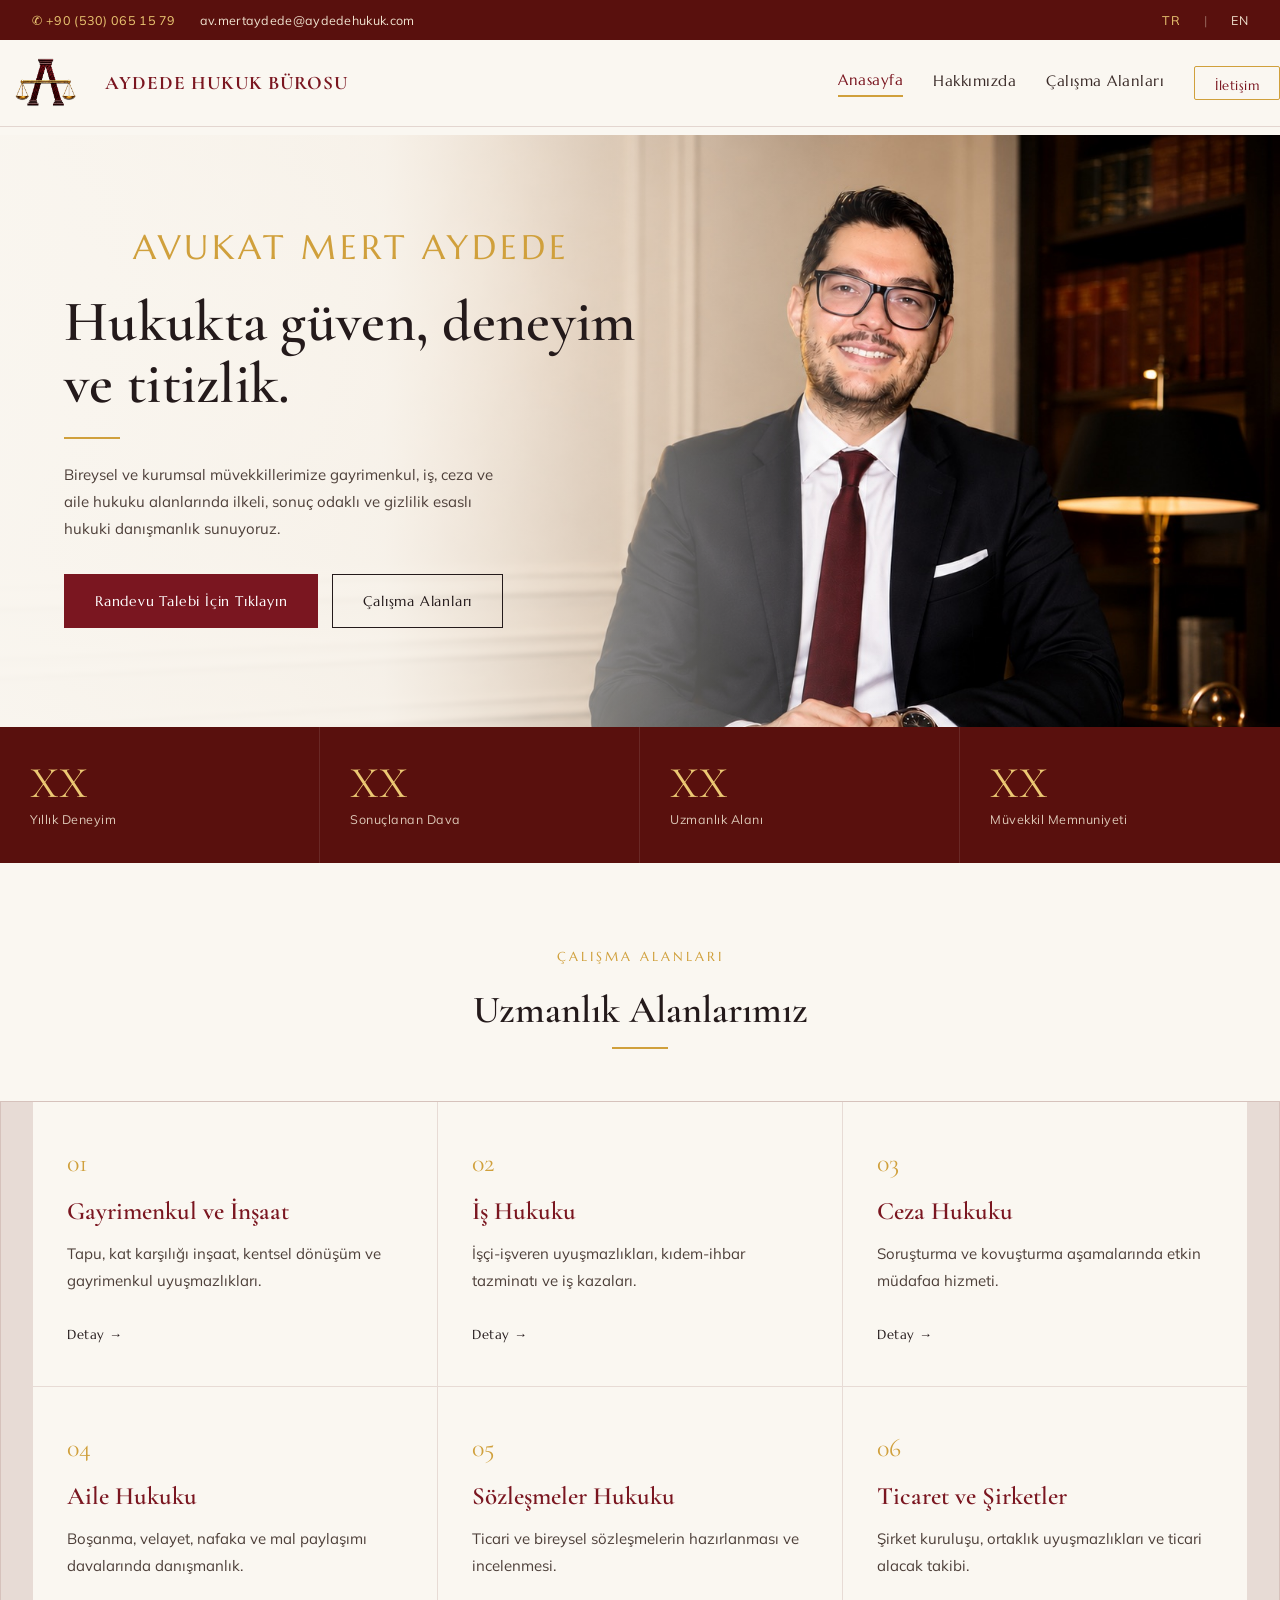
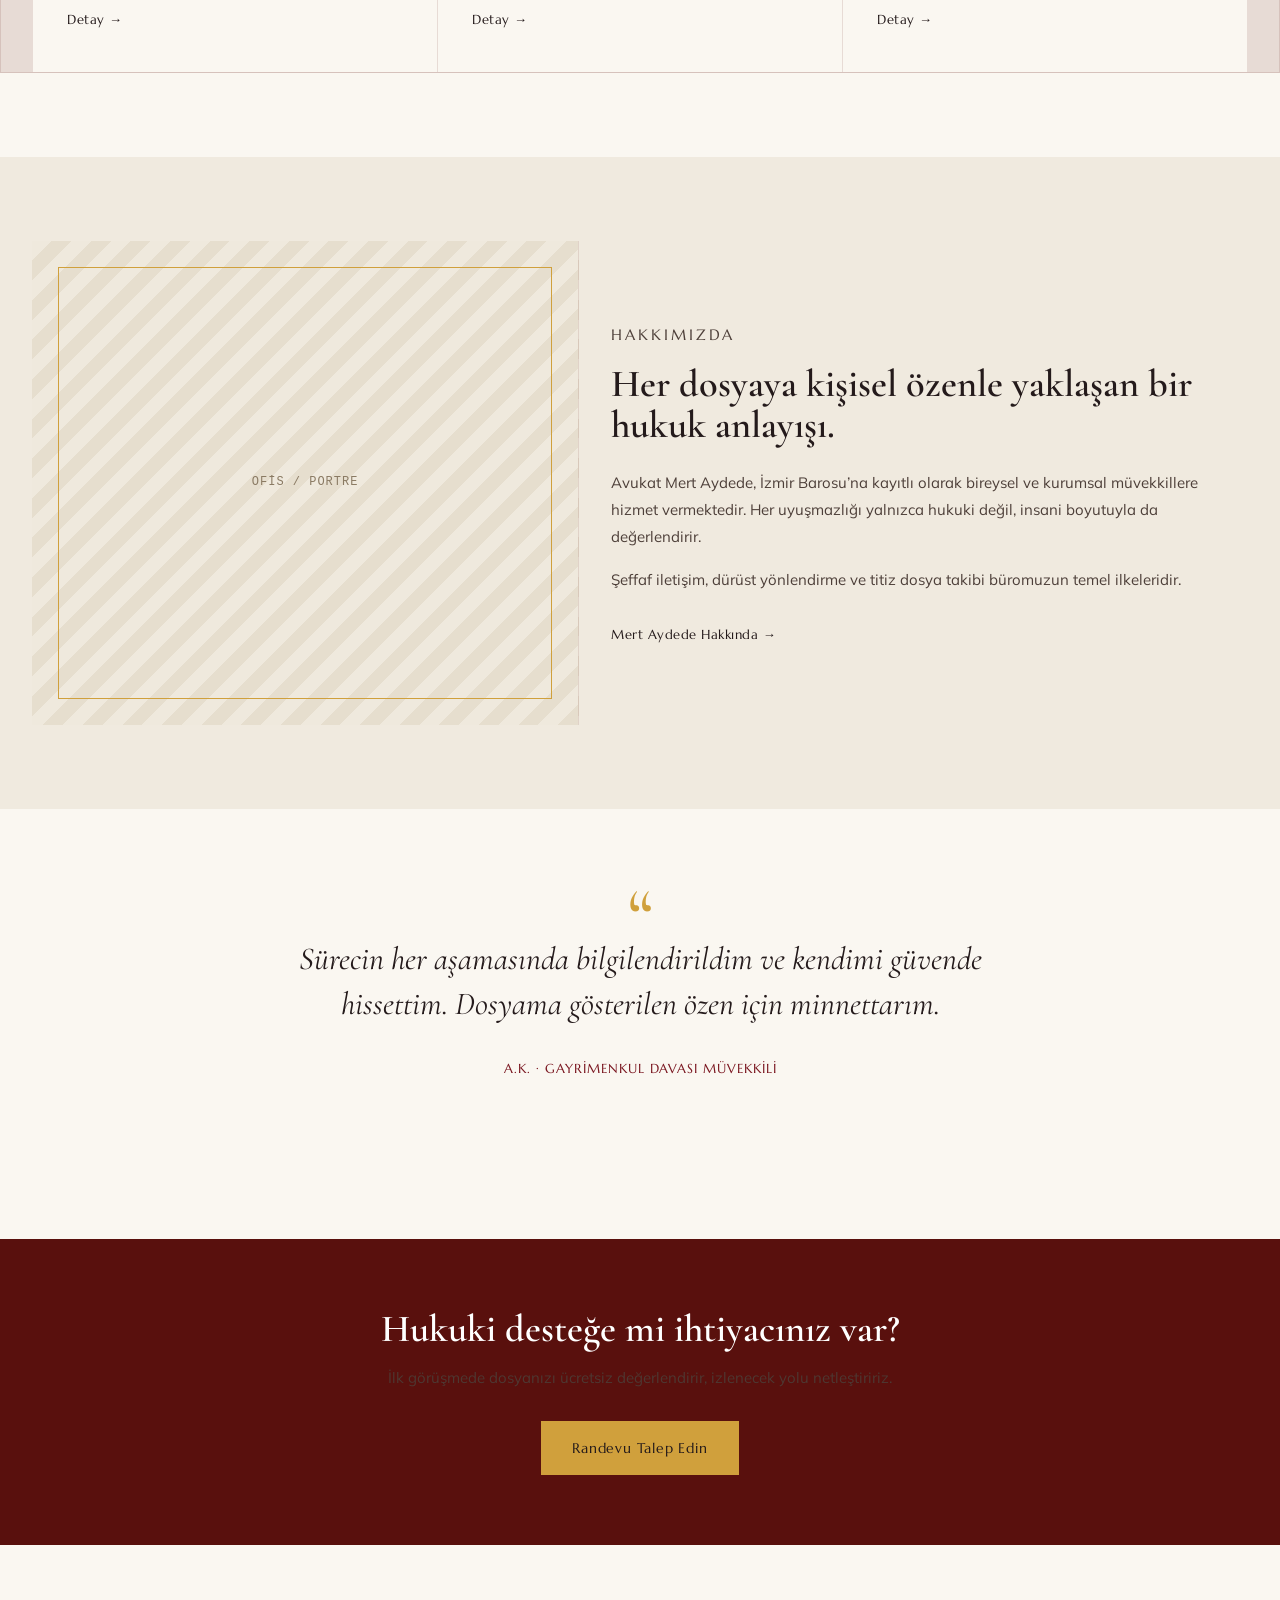
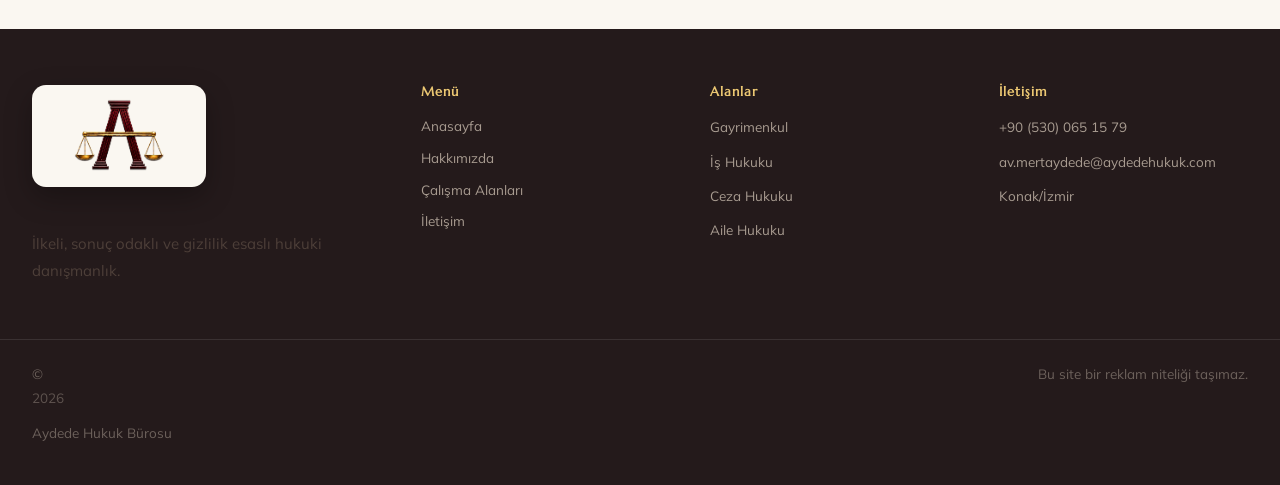
<file: index.html>
<!DOCTYPE html>
<html lang="tr">
  <head>
    <meta charset="UTF-8" />
    <meta name="viewport" content="width=device-width, initial-scale=1.0" />
    <title>Aydede Hukuk Bürosu</title>
    <meta name="description" content="Aydede Hukuk Bürosu tarafından sunulan hukuki danışmanlık, uzmanlık alanları ve iletişim bilgileri." />
    <!-- Favicon / site simgesi -->
    <link rel="icon" href="favicon.ico" sizes="any" />
    <link rel="icon" type="image/png" sizes="96x96" href="assets/favicon/favicon-96x96.png" />
    <link rel="icon" type="image/png" sizes="48x48" href="assets/favicon/favicon-48x48.png" />
    <link rel="icon" type="image/png" sizes="32x32" href="assets/favicon/favicon-32x32.png" />
    <link rel="icon" type="image/png" sizes="16x16" href="assets/favicon/favicon-16x16.png" />
    <link rel="apple-touch-icon" sizes="180x180" href="assets/favicon/apple-touch-icon.png" />
    <link rel="manifest" href="site.webmanifest" />
    <link rel="preconnect" href="https://fonts.googleapis.com" />
    <link rel="preconnect" href="https://fonts.gstatic.com" crossorigin />
    <link href="https://fonts.googleapis.com/css2?family=Cormorant+Garamond:wght@500;600;700&family=Marcellus&family=Mulish:wght@400;500;600;700&display=swap" rel="stylesheet" />
    <link rel="stylesheet" href="styles.css" />
    <script type="application/ld+json">
    {
      "@context": "https://schema.org",
      "@type": "Attorney",
      "@id": "https://aydedehukuk.com/#business",
      "name": "Aydede Hukuk Bürosu",
      "legalName": "Aydede Hukuk Bürosu",
      "description": "İzmir merkezli hukuk bürosu; bireysel ve kurumsal müvekkillere gayrimenkul, iş, ceza, aile, sözleşmeler ve ticaret hukuku alanlarında hukuki danışmanlık ve dava vekilliği.",
      "url": "https://aydedehukuk.com",
      "image": "https://aydedehukuk.com/assets/avukat-mert-aydede.png",
      "logo": "https://aydedehukuk.com/assets/brand/logo-mark-t.png",
      "telephone": "+905300651579",
      "email": "av.mertaydede@aydedehukuk.com",
      "address": {
            "@type": "PostalAddress",
            "streetAddress": "Konak Mah. Milli Kütüphane Cad. No: 19, Tibaş İş Hanı, Kat: 2, 205",
            "addressLocality": "Konak",
            "addressRegion": "İzmir",
            "postalCode": "35250",
            "addressCountry": "TR"
      },
      "areaServed": {
            "@type": "City",
            "name": "İzmir"
      },
      "openingHoursSpecification": [
            {
                  "@type": "OpeningHoursSpecification",
                  "dayOfWeek": [
                        "Monday",
                        "Tuesday",
                        "Wednesday",
                        "Thursday",
                        "Friday",
                        "Saturday"
                  ],
                  "opens": "09:00",
                  "closes": "18:00"
            }
      ],
      "knowsAbout": [
            "Gayrimenkul Hukuku",
            "İş Hukuku",
            "Ceza Hukuku",
            "Aile Hukuku",
            "Sözleşmeler Hukuku",
            "Ticaret Hukuku"
      ],
      "founder": {
            "@type": "Person",
            "@id": "https://aydedehukuk.com/#mert-aydede",
            "name": "Mert Aydede",
            "honorificPrefix": "Av.",
            "jobTitle": "Avukat",
            "worksFor": {
                  "@id": "https://aydedehukuk.com/#business"
            },
            "memberOf": {
                  "@type": "Organization",
                  "name": "İzmir Barosu"
            },
            "identifier": {
                  "@type": "PropertyValue",
                  "propertyID": "İzmir Barosu Sicil No",
                  "value": "19573"
            },
            "telephone": "+905300651579",
            "email": [
                  "av.mertaydede@aydedehukuk.com",
                  "av.mertaydede@outlook.com"
            ],
            "image": "https://aydedehukuk.com/assets/avukat-mert-aydede.png"
      },
      "employee": {
            "@id": "https://aydedehukuk.com/#mert-aydede"
      },
      "contactPoint": [
            {
                  "@type": "ContactPoint",
                  "contactType": "İletişim",
                  "telephone": "+905300651579",
                  "email": "av.mertaydede@aydedehukuk.com",
                  "availableLanguage": [
                        "Turkish"
                  ]
            },
            {
                  "@type": "ContactPoint",
                  "contactType": "KEP (Kayıtlı Elektronik Posta)",
                  "email": "mert.aydede@hs02.kep.tr"
            }
      ]
}
    </script>
  </head>
  <body>
    <div class="page-shell">
      <div class="utility-bar">
        <div class="utility-links">
          <span class="accent-text">✆ +90 (530) 065 15 79</span>
          <span>av.mertaydede@aydedehukuk.com</span>
        </div>
        <div class="utility-languages">
          <span class="accent-text">TR</span>
          <span class="separator">|</span>
          <span>EN</span>
        </div>
      </div>

      <header class="main-header">
        <div class="container nav-bar">
          <a class="brand" href="index.html">
            <img src="assets/brand/logo-mark-t.png" alt="Aydede Hukuk Bürosu" /><span class="brand-text">AYDEDE HUKUK BÜROSU</span>
          </a>
          <button class="nav-toggle" type="button" aria-label="Menüyü aç/kapat" aria-controls="primaryNav" aria-expanded="false"><span></span><span></span><span></span></button>
          <nav class="nav-links" id="primaryNav" aria-label="Ana navigasyon">
            <a href="index.html" class="active">Anasayfa</a>
            <a href="hakkimizda.html">Hakkımızda</a>
            <a href="hizmetler.html">Çalışma Alanları</a>
            <a href="iletisim.html" class="contact-pill">İletişim</a>
          </nav>
        </div>
      </header>

      <main id="home">
        <section class="hero-section">
          <div class="container hero-grid">
            <div class="hero-copy">
              <button type="button" class="section-kicker kicker-trigger" id="lawyerModalTrigger" aria-haspopup="dialog" aria-controls="lawyerModal">AVUKAT MERT AYDEDE</button>
              <h1>Hukukta güven, deneyim ve titizlik.</h1>
              <div class="divider"></div>
              <p class="hero-text">
                Bireysel ve kurumsal müvekkillerimize gayrimenkul, iş, ceza ve aile hukuku alanlarında ilkeli, sonuç odaklı ve gizlilik esaslı hukuki danışmanlık sunuyoruz.
              </p>
              <div class="hero-actions">
                <a class="button primary" href="iletisim.html">Randevu Talebi İçin Tıklayın</a>
                <a class="button secondary" href="hizmetler.html">Çalışma Alanları</a>
              </div>
            </div>
            <img class="hero-mobile-photo" src="assets/mert-aydede-background.jpg" alt="Avukat Mert Aydede" />
          </div>

          <div class="stats-bar">
            <div class="stat-item">
              <div class="stat-number">XX</div>
              <div class="stat-label">Yıllık Deneyim</div>
            </div>
            <div class="stat-item">
              <div class="stat-number">XX</div>
              <div class="stat-label">Sonuçlanan Dava</div>
            </div>
            <div class="stat-item">
              <div class="stat-number">XX</div>
              <div class="stat-label">Uzmanlık Alanı</div>
            </div>
            <div class="stat-item">
              <div class="stat-number">XX</div>
              <div class="stat-label">Müvekkil Memnuniyeti</div>
            </div>
          </div>
        </section>

        <section class="section practice-section" id="areas">
          <div class="container section-heading">
            <p class="section-kicker">ÇALIŞMA ALANLARI</p>
            <h2>Uzmanlık Alanlarımız</h2>
            <div class="divider center"></div>
          </div>
          <div class="container cards-grid">
            <article class="info-card">
              <div class="card-index">01</div>
              <h3>Gayrimenkul ve İnşaat</h3>
              <p>Tapu, kat karşılığı inşaat, kentsel dönüşüm ve gayrimenkul uyuşmazlıkları.</p>
              <a href="iletisim.html">Detay →</a>
            </article>
            <article class="info-card">
              <div class="card-index">02</div>
              <h3>İş Hukuku</h3>
              <p>İşçi-işveren uyuşmazlıkları, kıdem-ihbar tazminatı ve iş kazaları.</p>
              <a href="iletisim.html">Detay →</a>
            </article>
            <article class="info-card">
              <div class="card-index">03</div>
              <h3>Ceza Hukuku</h3>
              <p>Soruşturma ve kovuşturma aşamalarında etkin müdafaa hizmeti.</p>
              <a href="iletisim.html">Detay →</a>
            </article>
            <article class="info-card">
              <div class="card-index">04</div>
              <h3>Aile Hukuku</h3>
              <p>Boşanma, velayet, nafaka ve mal paylaşımı davalarında danışmanlık.</p>
              <a href="iletisim.html">Detay →</a>
            </article>
            <article class="info-card">
              <div class="card-index">05</div>
              <h3>Sözleşmeler Hukuku</h3>
              <p>Ticari ve bireysel sözleşmelerin hazırlanması ve incelenmesi.</p>
              <a href="iletisim.html">Detay →</a>
            </article>
            <article class="info-card">
              <div class="card-index">06</div>
              <h3>Ticaret ve Şirketler</h3>
              <p>Şirket kuruluşu, ortaklık uyuşmazlıkları ve ticari alacak takibi.</p>
              <a href="iletisim.html">Detay →</a>
            </article>
          </div>
        </section>

        <section class="section about-section" id="about">
          <div class="container about-grid">
            <div class="about-visual" aria-hidden="true">
              <div class="about-frame"></div>
              <div class="about-placeholder">OFİS / PORTRE</div>
            </div>
            <div class="about-copy">
              <p class="section-kicker">HAKKIMIZDA</p>
              <h2>Her dosyaya kişisel özenle yaklaşan bir hukuk anlayışı.</h2>
              <p>
                Avukat Mert Aydede, İzmir Barosu’na kayıtlı olarak bireysel ve kurumsal müvekkillere hizmet vermektedir. Her uyuşmazlığı yalnızca hukuki değil, insani boyutuyla da değerlendirir.
              </p>
              <p>
                Şeffaf iletişim, dürüst yönlendirme ve titiz dosya takibi büromuzun temel ilkeleridir.
              </p>
              <a class="text-link" href="hakkimizda.html">Mert Aydede Hakkında →</a>
            </div>
          </div>
        </section>

        <section class="section testimonial-section">
          <div class="container testimonial-card">
            <div class="quote-mark">“</div>
            <p>
              Sürecin her aşamasında bilgilendirildim ve kendimi güvende hissettim. Dosyama gösterilen özen için minnettarım.
            </p>
            <span>A.K. · GAYRİMENKUL DAVASI MÜVEKKİLİ</span>
          </div>
        </section>

        <section class="section cta-section" id="contact">
          <div class="container cta-box">
            <h2>Hukuki desteğe mi ihtiyacınız var?</h2>
            <p>İlk görüşmede dosyanızı ücretsiz değerlendirir, izlenecek yolu netleştiririz.</p>
            <a class="button primary dark" href="mailto:av.mertaydede@aydedehukuk.com">Randevu Talep Edin</a>
          </div>
        </section>
      </main>

      <footer class="site-footer">
        <div class="container footer-grid">
          <div>
            <img src="assets/brand/logo-mark-t.png" alt="Aydede Hukuk Bürosu" class="footer-logo" />
            <p>İlkeli, sonuç odaklı ve gizlilik esaslı hukuki danışmanlık.</p>
          </div>
          <div>
            <h3>Menü</h3>
            <a href="index.html">Anasayfa</a>
            <a href="hakkimizda.html">Hakkımızda</a>
            <a href="hizmetler.html">Çalışma Alanları</a>
            <a href="iletisim.html">İletişim</a>
          </div>
          <div>
            <h3>Alanlar</h3>
            <span>Gayrimenkul</span>
            <span>İş Hukuku</span>
            <span>Ceza Hukuku</span>
            <span>Aile Hukuku</span>
          </div>
          <div>
            <h3>İletişim</h3>
            <span>+90 (530) 065 15 79</span>
            <span>av.mertaydede@aydedehukuk.com</span>
            <span>Konak/İzmir</span>
          </div>
        </div>
        <div class="container footer-bottom">
          <span>© <span id="year"></span> Aydede Hukuk Bürosu</span>
          <span>Bu site bir reklam niteliği taşımaz.</span>
        </div>
      </footer>
    </div>

    <div class="image-modal" id="lawyerModal" role="dialog" aria-modal="true" aria-labelledby="lawyerModalTrigger" hidden>
      <div class="image-modal__backdrop" data-modal-close></div>
      <div class="image-modal__dialog" role="document">
        <button type="button" class="image-modal__close" data-modal-close aria-label="Kapat">&times;</button>
        <img class="image-modal__img" src="assets/avukat-mert-aydede.png" alt="Avukat Mert Aydede - İzmir Barosu levha kaydı" />
      </div>
    </div>

    <script src="script.js"></script>
  </body>
</html>
</file>
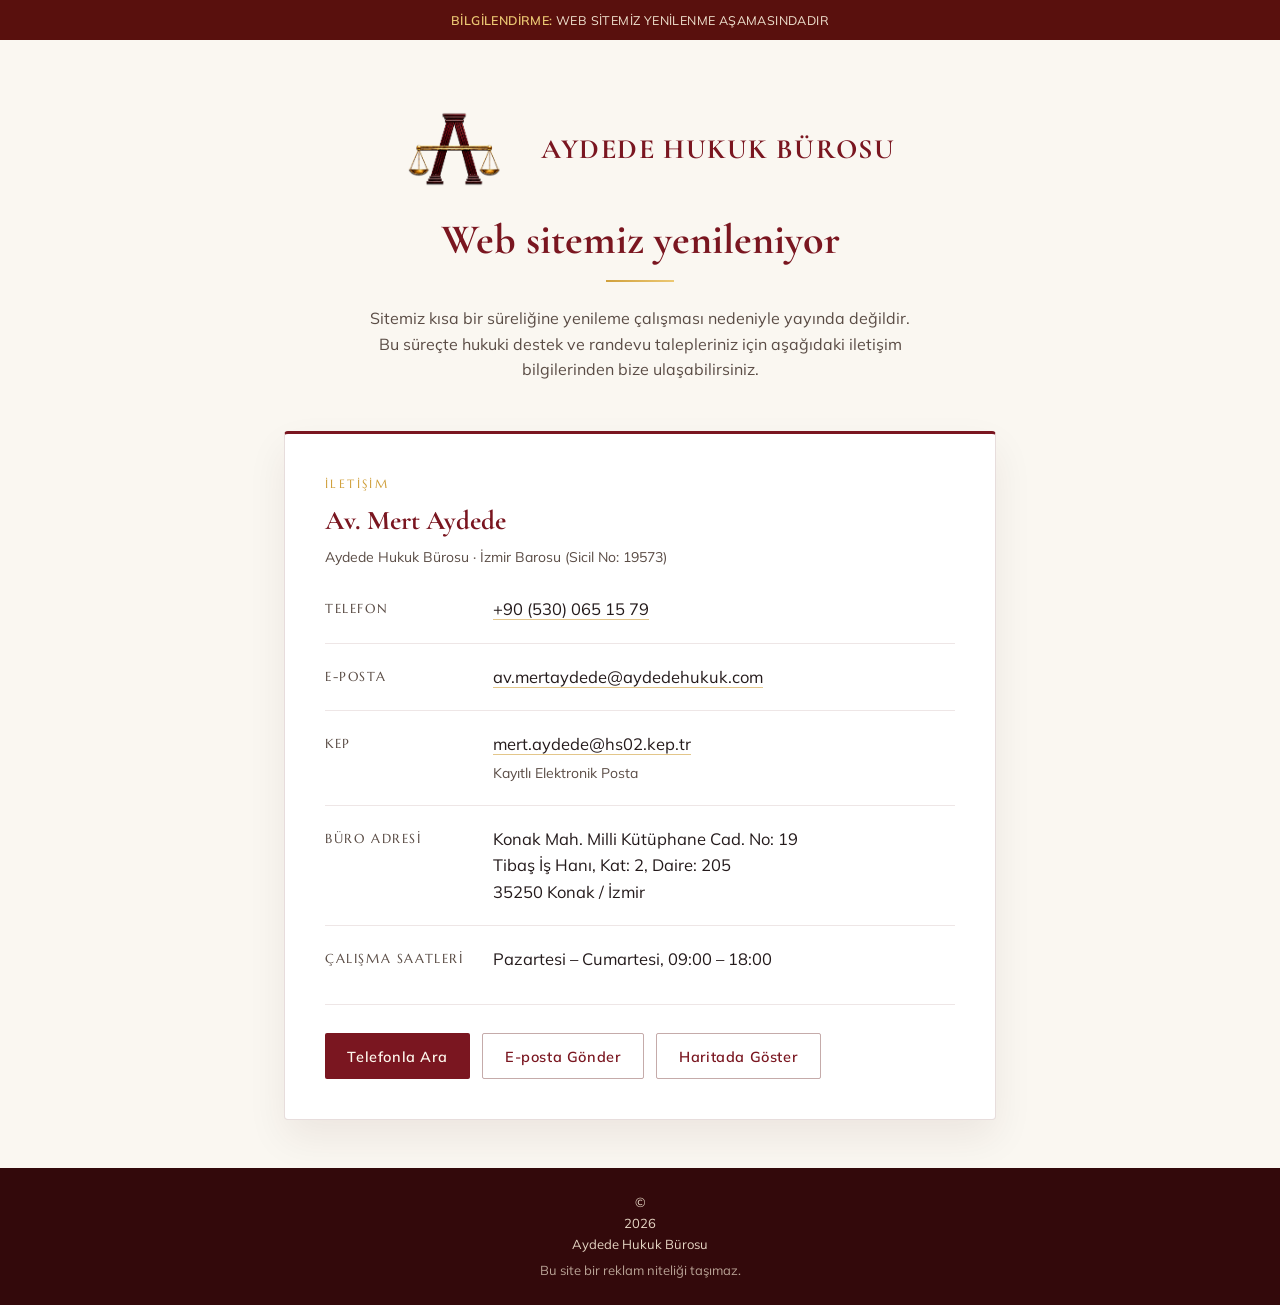
<file: gecici-sayfa.html>
<!DOCTYPE html>
<html lang="tr">
  <head>
    <meta charset="UTF-8" />
    <meta name="viewport" content="width=device-width, initial-scale=1.0" />
    <title>Aydede Hukuk Bürosu | İletişim Bilgileri</title>
    <meta name="description" content="Aydede Hukuk Bürosu web sitesi yenileme aşamasındadır. Av. Mert Aydede'ye ulaşmak için telefon, e-posta, KEP ve büro adres bilgileri." />
    <link rel="canonical" href="https://aydedehukuk.com/" />
    <!-- Bu dosya, ana sayfada yayınlanan geçici sayfanın saklı kopyasıdır;
         arama motorlarında ayrı bir sayfa olarak listelenmemesi için noindex. -->
    <meta name="robots" content="noindex, follow" />
    <!-- Favicon / site simgesi -->
    <link rel="icon" href="favicon.ico" sizes="any" />
    <link rel="icon" type="image/png" sizes="96x96" href="assets/favicon/favicon-96x96.png" />
    <link rel="icon" type="image/png" sizes="48x48" href="assets/favicon/favicon-48x48.png" />
    <link rel="icon" type="image/png" sizes="32x32" href="assets/favicon/favicon-32x32.png" />
    <link rel="icon" type="image/png" sizes="16x16" href="assets/favicon/favicon-16x16.png" />
    <link rel="apple-touch-icon" sizes="180x180" href="assets/favicon/apple-touch-icon.png" />
    <link rel="manifest" href="site.webmanifest" />
    <meta name="theme-color" content="#7a1620" />
    <meta property="og:type" content="website" />
    <meta property="og:site_name" content="Aydede Hukuk Bürosu" />
    <meta property="og:title" content="Aydede Hukuk Bürosu | İletişim Bilgileri" />
    <meta property="og:description" content="Web sitemiz yenilenmektedir. Av. Mert Aydede'ye ulaşmak için iletişim ve adres bilgileri." />
    <meta property="og:url" content="https://aydedehukuk.com/" />
    <meta property="og:image" content="https://aydedehukuk.com/assets/brand/logo-primary.png" />
    <meta property="og:locale" content="tr_TR" />
    <link rel="preconnect" href="https://fonts.googleapis.com" />
    <link rel="preconnect" href="https://fonts.gstatic.com" crossorigin />
    <link href="https://fonts.googleapis.com/css2?family=Cormorant+Garamond:wght@500;600;700&family=Marcellus&family=Mulish:wght@400;500;600;700&display=swap" rel="stylesheet" />
    <script type="application/ld+json">
    {
      "@context": "https://schema.org",
      "@type": "Attorney",
      "@id": "https://aydedehukuk.com/#business",
      "name": "Aydede Hukuk Bürosu",
      "legalName": "Aydede Hukuk Bürosu",
      "description": "İzmir merkezli hukuk bürosu; bireysel ve kurumsal müvekkillere gayrimenkul, iş, ceza, aile, sözleşmeler ve ticaret hukuku alanlarında hukuki danışmanlık ve dava vekilliği.",
      "url": "https://aydedehukuk.com",
      "image": "https://aydedehukuk.com/assets/avukat-mert-aydede.png",
      "logo": "https://aydedehukuk.com/assets/brand/logo-mark-t.png",
      "telephone": "+905300651579",
      "email": "av.mertaydede@aydedehukuk.com",
      "address": {
            "@type": "PostalAddress",
            "streetAddress": "Konak Mah. Milli Kütüphane Cad. No: 19, Tibaş İş Hanı, Kat: 2, 205",
            "addressLocality": "Konak",
            "addressRegion": "İzmir",
            "postalCode": "35250",
            "addressCountry": "TR"
      },
      "areaServed": {
            "@type": "City",
            "name": "İzmir"
      },
      "openingHoursSpecification": [
            {
                  "@type": "OpeningHoursSpecification",
                  "dayOfWeek": [
                        "Monday",
                        "Tuesday",
                        "Wednesday",
                        "Thursday",
                        "Friday",
                        "Saturday"
                  ],
                  "opens": "09:00",
                  "closes": "18:00"
            }
      ],
      "knowsAbout": [
            "Gayrimenkul Hukuku",
            "İş Hukuku",
            "Ceza Hukuku",
            "Aile Hukuku",
            "Sözleşmeler Hukuku",
            "Ticaret Hukuku"
      ],
      "founder": {
            "@type": "Person",
            "@id": "https://aydedehukuk.com/#mert-aydede",
            "name": "Mert Aydede",
            "honorificPrefix": "Av.",
            "jobTitle": "Avukat",
            "worksFor": {
                  "@id": "https://aydedehukuk.com/#business"
            },
            "memberOf": {
                  "@type": "Organization",
                  "name": "İzmir Barosu"
            },
            "identifier": {
                  "@type": "PropertyValue",
                  "propertyID": "İzmir Barosu Sicil No",
                  "value": "19573"
            },
            "telephone": "+905300651579",
            "email": "av.mertaydede@aydedehukuk.com",
            "image": "https://aydedehukuk.com/assets/avukat-mert-aydede.png"
      },
      "employee": {
            "@id": "https://aydedehukuk.com/#mert-aydede"
      },
      "contactPoint": [
            {
                  "@type": "ContactPoint",
                  "contactType": "İletişim",
                  "telephone": "+905300651579",
                  "email": "av.mertaydede@aydedehukuk.com",
                  "availableLanguage": [
                        "Turkish"
                  ]
            },
            {
                  "@type": "ContactPoint",
                  "contactType": "KEP (Kayıtlı Elektronik Posta)",
                  "email": "mert.aydede@hs02.kep.tr"
            }
      ]
}
    </script>
    <!--
      GEÇİCİ SAYFA ŞABLONU — index.html olarak yayınlanan sayfanın saklı kopyası.
      Yeniden yayına almak için:  cp gecici-sayfa.html index.html
      (ardından index.html içindeki "robots noindex" satırını silin)
      Tam sürüm ana sayfa git geçmişindedir (bkz. CHANGELOG.txt "BEKLEYEN İŞLER").
      Geri alma:  git checkout 2dea786 -- index.html
      Bu dosya kendi kendine yeterlidir: styles.css / script.js kullanmaz.
    -->
    <style>
      :root {
        color-scheme: light;
        --deep: #7a1620;
        --deepA: #59100d;
        --deepB: #33090b;
        --acc: #d0a03c;
        --acc2: #ecc873;
        --text: #241a1b;
        --muted: #5a4c45;
        --surface: #faf7f1;
        --panel: #f0eadf;
      }

      * { box-sizing: border-box; }

      body {
        margin: 0;
        min-height: 100vh;
        display: flex;
        flex-direction: column;
        font-family: 'Mulish', system-ui, -apple-system, BlinkMacSystemFont, 'Segoe UI', sans-serif;
        font-size: 16px;
        line-height: 1.6;
        color: var(--text);
        background: var(--surface);
      }

      a { color: inherit; }
      img { display: block; max-width: 100%; }

      .notice-bar {
        background: var(--deepA);
        color: #f0e2cf;
        text-align: center;
        padding: 10px 1.25rem;
        font-size: 12.5px;
        letter-spacing: 0.4px;
        text-transform: uppercase;
      }

      .notice-bar strong { color: var(--acc2); font-weight: 600; }

      main {
        flex: 1;
        width: min(760px, 100%);
        margin: 0 auto;
        padding: clamp(2.5rem, 7vw, 4.5rem) 1.5rem 3rem;
      }

      .brand-block { text-align: center; }

      /* Ana sitedeki header marka düzeniyle aynı: amblem + Cormorant yazı markası */
      .brand {
        display: inline-flex;
        align-items: center;
        justify-content: center;
        gap: 18px;
        margin-bottom: 1.75rem;
      }

      .brand img {
        height: clamp(58px, 10vw, 76px);
        width: auto;
      }

      .brand-text {
        font-family: 'Cormorant Garamond', serif;
        font-weight: 700;
        font-size: clamp(19px, 3.4vw, 28px);
        line-height: 1.05;
        letter-spacing: 1.4px;
        text-transform: uppercase;
        color: var(--deep);
        white-space: nowrap;
      }

      h1 {
        font-family: 'Cormorant Garamond', serif;
        font-weight: 700;
        font-size: clamp(30px, 5.4vw, 42px);
        line-height: 1.15;
        color: var(--deep);
        margin: 0 0 1rem;
      }

      .divider {
        width: 68px;
        height: 2px;
        margin: 0 auto 1.5rem;
        background: linear-gradient(90deg, var(--acc), var(--acc2));
      }

      .lede {
        color: var(--muted);
        margin: 0 auto;
        max-width: 54ch;
      }

      .card {
        margin-top: clamp(2rem, 5vw, 3rem);
        background: #fff;
        border: 1px solid rgba(89, 16, 13, 0.14);
        border-top: 3px solid var(--deep);
        border-radius: 4px;
        padding: clamp(1.5rem, 4vw, 2.5rem);
        box-shadow: 0 18px 40px rgba(51, 9, 11, 0.07);
      }

      .kicker {
        font-family: 'Marcellus', serif;
        font-size: 12px;
        letter-spacing: 2.4px;
        text-transform: uppercase;
        color: var(--acc);
        margin: 0 0 0.35rem;
      }

      .lawyer-name {
        font-family: 'Cormorant Garamond', serif;
        font-size: clamp(22px, 3.6vw, 27px);
        font-weight: 700;
        color: var(--deep);
        margin: 0;
      }

      .lawyer-meta {
        margin: 0.25rem 0 0;
        font-size: 14px;
        color: var(--muted);
      }

      .info-list {
        margin: 1.75rem 0 0;
        padding: 0;
        list-style: none;
        display: grid;
        gap: 1.25rem;
      }

      .info-list > li {
        display: grid;
        grid-template-columns: 148px 1fr;
        gap: 0.25rem 1.25rem;
        padding-top: 1.25rem;
        border-top: 1px solid rgba(89, 16, 13, 0.1);
      }

      .info-list > li:first-child { padding-top: 0; border-top: 0; }

      .info-label {
        font-family: 'Marcellus', serif;
        font-size: 12.5px;
        letter-spacing: 1.6px;
        text-transform: uppercase;
        color: var(--muted);
        padding-top: 3px;
      }

      .info-value { font-size: 16.5px; }
      .info-value a { text-decoration: none; border-bottom: 1px solid rgba(208, 160, 60, 0.6); }
      .info-value a:hover { color: var(--deep); border-bottom-color: var(--deep); }
      .info-value .sub { display: block; font-size: 14px; color: var(--muted); margin-top: 0.3rem; }

      .actions {
        margin-top: 2rem;
        padding-top: 1.75rem;
        border-top: 1px solid rgba(89, 16, 13, 0.1);
        display: flex;
        flex-wrap: wrap;
        gap: 0.75rem;
      }

      .button {
        display: inline-flex;
        align-items: center;
        justify-content: center;
        min-height: 46px;
        padding: 0 1.4rem;
        border-radius: 2px;
        font-size: 14.5px;
        font-weight: 600;
        letter-spacing: 0.6px;
        text-decoration: none;
        transition: background 0.2s ease, color 0.2s ease;
      }

      .button.primary { background: var(--deep); color: #fdf7ec; }
      .button.primary:hover { background: var(--deepA); }
      .button.secondary { border: 1px solid rgba(89, 16, 13, 0.35); color: var(--deep); }
      .button.secondary:hover { background: var(--panel); }

      .site-footer {
        background: var(--deepB);
        color: #e6d6c4;
        font-size: 13px;
        text-align: center;
        padding: 1.5rem;
      }

      .site-footer span { display: block; }
      .site-footer span + span { margin-top: 0.35rem; opacity: 0.75; }

      @media (max-width: 560px) {
        .brand { gap: 12px; }
        .brand-text { font-size: 17px; letter-spacing: 1px; white-space: normal; text-align: left; }
        .info-list > li { grid-template-columns: 1fr; }
        .info-label { padding-top: 0; }
        .button { width: 100%; }
      }
    </style>
  </head>
  <body>
    <div class="notice-bar"><strong>Bilgilendirme:</strong> Web sitemiz yenilenme aşamasındadır</div>

    <main>
      <div class="brand-block">
        <div class="brand">
          <img src="assets/brand/logo-mark-t.png" alt="Aydede Hukuk Bürosu amblemi" /><span class="brand-text">AYDEDE HUKUK BÜROSU</span>
        </div>
        <h1>Web sitemiz yenileniyor</h1>
        <div class="divider"></div>
        <p class="lede">
          Sitemiz kısa bir süreliğine yenileme çalışması nedeniyle yayında değildir.
          Bu süreçte hukuki destek ve randevu talepleriniz için aşağıdaki iletişim
          bilgilerinden bize ulaşabilirsiniz.
        </p>
      </div>

      <section class="card" aria-labelledby="iletisim-baslik">
        <p class="kicker" id="iletisim-baslik">İletişim</p>
        <p class="lawyer-name">Av. Mert Aydede</p>
        <p class="lawyer-meta">Aydede Hukuk Bürosu · İzmir Barosu (Sicil No: 19573)</p>

        <ul class="info-list">
          <li>
            <span class="info-label">Telefon</span>
            <span class="info-value"><a href="tel:+905300651579">+90 (530) 065 15 79</a></span>
          </li>
          <li>
            <span class="info-label">E-posta</span>
            <span class="info-value"><a href="mailto:av.mertaydede@aydedehukuk.com">av.mertaydede@aydedehukuk.com</a></span>
          </li>
          <li>
            <span class="info-label">KEP</span>
            <span class="info-value">
              <a href="mailto:mert.aydede@hs02.kep.tr">mert.aydede@hs02.kep.tr</a>
              <span class="sub">Kayıtlı Elektronik Posta</span>
            </span>
          </li>
          <li>
            <span class="info-label">Büro Adresi</span>
            <span class="info-value">
              <address style="font-style: normal;">
                Konak Mah. Milli Kütüphane Cad. No: 19<br />
                Tibaş İş Hanı, Kat: 2, Daire: 205<br />
                35250 Konak / İzmir
              </address>
            </span>
          </li>
          <li>
            <span class="info-label">Çalışma Saatleri</span>
            <span class="info-value">Pazartesi – Cumartesi, 09:00 – 18:00</span>
          </li>
        </ul>

        <div class="actions">
          <a class="button primary" href="tel:+905300651579">Telefonla Ara</a>
          <a class="button secondary" href="mailto:av.mertaydede@aydedehukuk.com">E-posta Gönder</a>
          <a class="button secondary" href="https://www.google.com/maps/search/?api=1&amp;query=Konak%20Mah.%20Milli%20K%C3%BCt%C3%BCphane%20Cad.%20No%3A%2019%20Tiba%C5%9F%20%C4%B0%C5%9F%20Han%C4%B1%20Konak%20%C4%B0zmir" target="_blank" rel="noopener">Haritada Göster</a>
        </div>
      </section>
    </main>

    <footer class="site-footer">
      <span>© <span id="year">2026</span> Aydede Hukuk Bürosu</span>
      <span>Bu site bir reklam niteliği taşımaz.</span>
    </footer>

    <script>
      document.getElementById('year').textContent = new Date().getFullYear();
    </script>
  </body>
</html>
</file>
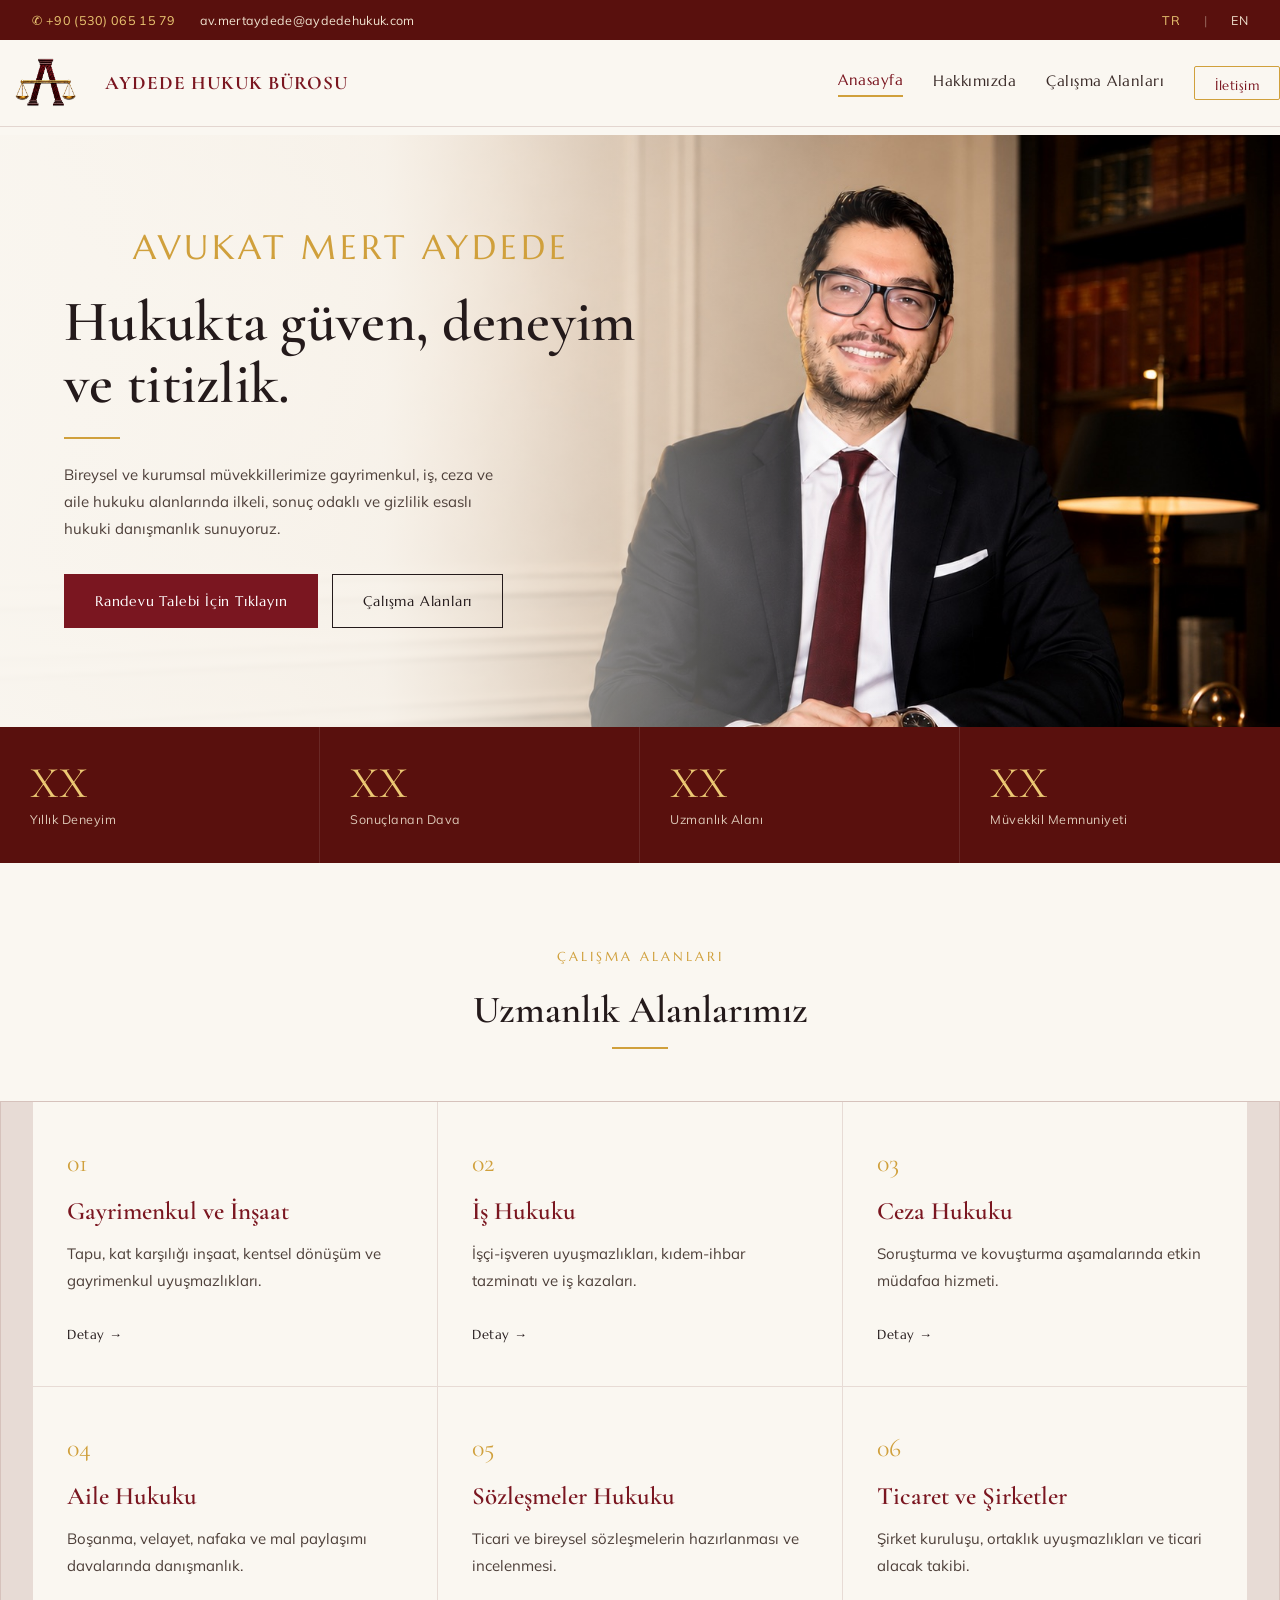
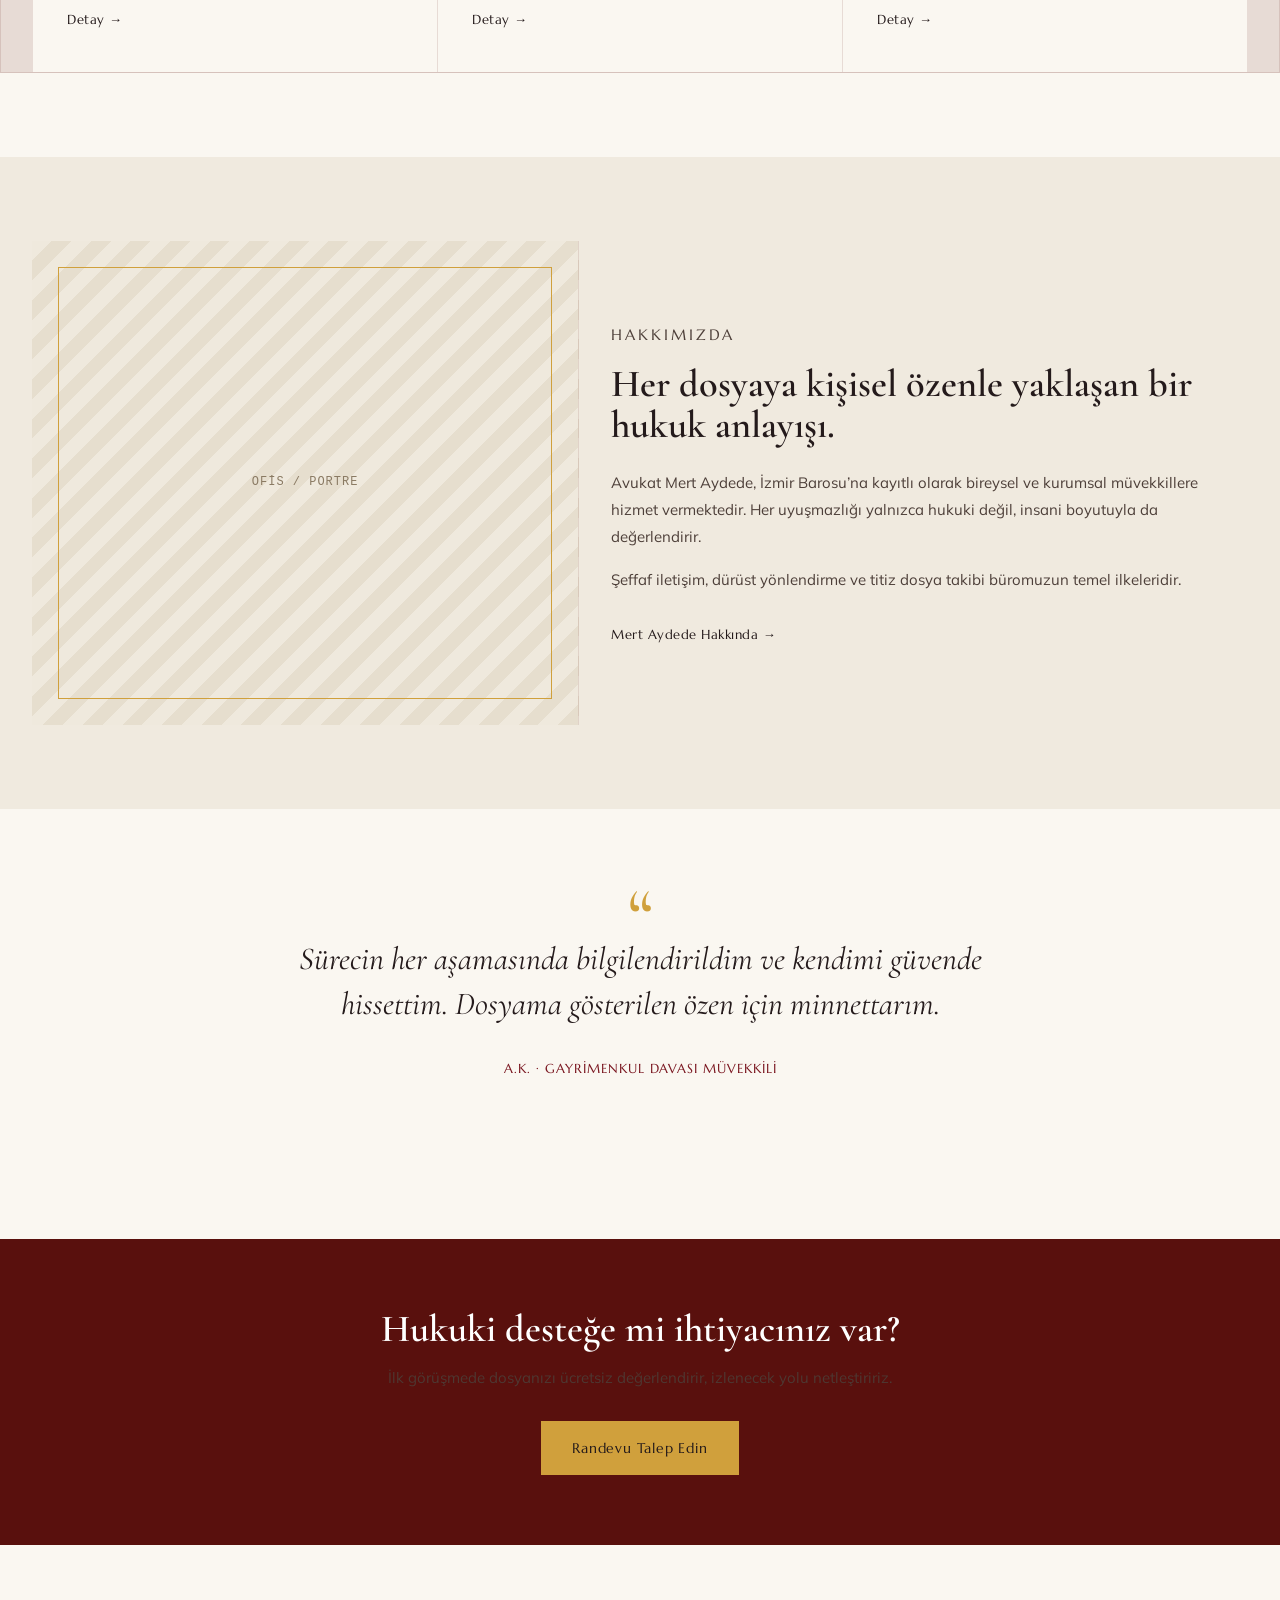
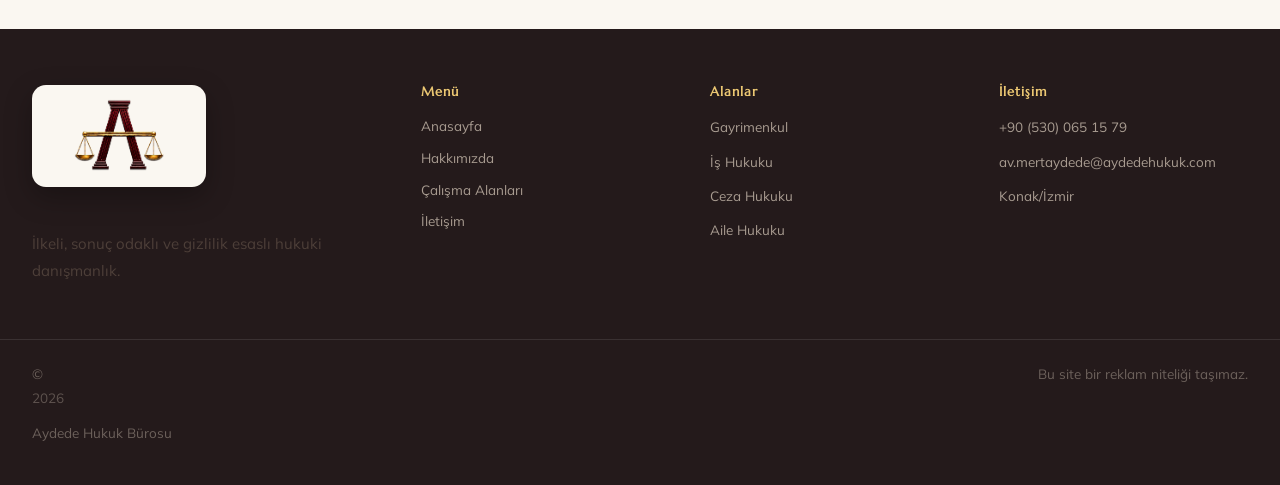
<file: hakkimizda.html>
<!DOCTYPE html>
<html lang="tr">
  <head>
    <meta charset="UTF-8" />
    <!-- ==== GEÇİCİ YÖNLENDİRME · site yenileme çalışması ====
         Bu sayfa, yenileme bitene kadar ana sayfadaki geçici bilgilendirme
         sayfasına yönlendirilir. Sayfanın kendi içeriği aşağıda korunmaktadır.
         KALDIRMAK İÇİN: aşağıdaki iki satırı ve bu yorum bloğunu silin.
         Ayrıntı: CHANGELOG.txt -> "BEKLEYEN / SIRADAKİ İŞLER" -> Yayın durumu -->
    <script>window.location.replace('/');</script>
    <meta http-equiv="refresh" content="0; url=/" />
    <!-- ==== /GEÇİCİ YÖNLENDİRME ==== -->
    <meta name="viewport" content="width=device-width, initial-scale=1.0" />
    <title>Hakkımızda | Aydede Hukuk Bürosu</title>
    <meta name="description" content="Aydede Hukuk Bürosu’nun yaklaşımı, değerleri ve uzmanlık alanları." />
    <!-- Favicon / site simgesi -->
    <link rel="icon" href="favicon.ico" sizes="any" />
    <link rel="icon" type="image/png" sizes="96x96" href="assets/favicon/favicon-96x96.png" />
    <link rel="icon" type="image/png" sizes="48x48" href="assets/favicon/favicon-48x48.png" />
    <link rel="icon" type="image/png" sizes="32x32" href="assets/favicon/favicon-32x32.png" />
    <link rel="icon" type="image/png" sizes="16x16" href="assets/favicon/favicon-16x16.png" />
    <link rel="apple-touch-icon" sizes="180x180" href="assets/favicon/apple-touch-icon.png" />
    <link rel="manifest" href="site.webmanifest" />
    <link rel="preconnect" href="https://fonts.googleapis.com" />
    <link rel="preconnect" href="https://fonts.gstatic.com" crossorigin />
    <link href="https://fonts.googleapis.com/css2?family=Cormorant+Garamond:wght@500;600;700&family=Marcellus&family=Mulish:wght@400;500;600;700&display=swap" rel="stylesheet" />
    <link rel="stylesheet" href="styles.css" />
    <script type="application/ld+json">
    {
      "@context": "https://schema.org",
      "@type": "Attorney",
      "@id": "https://aydedehukuk.com/#business",
      "name": "Aydede Hukuk Bürosu",
      "legalName": "Aydede Hukuk Bürosu",
      "description": "İzmir merkezli hukuk bürosu; bireysel ve kurumsal müvekkillere gayrimenkul, iş, ceza, aile, sözleşmeler ve ticaret hukuku alanlarında hukuki danışmanlık ve dava vekilliği.",
      "url": "https://aydedehukuk.com",
      "image": "https://aydedehukuk.com/assets/avukat-mert-aydede.png",
      "logo": "https://aydedehukuk.com/assets/brand/logo-mark-t.png",
      "telephone": "+905300651579",
      "email": "av.mertaydede@aydedehukuk.com",
      "address": {
            "@type": "PostalAddress",
            "streetAddress": "Konak Mah. Milli Kütüphane Cad. No: 19, Tibaş İş Hanı, Kat: 2, 205",
            "addressLocality": "Konak",
            "addressRegion": "İzmir",
            "postalCode": "35250",
            "addressCountry": "TR"
      },
      "areaServed": {
            "@type": "City",
            "name": "İzmir"
      },
      "openingHoursSpecification": [
            {
                  "@type": "OpeningHoursSpecification",
                  "dayOfWeek": [
                        "Monday",
                        "Tuesday",
                        "Wednesday",
                        "Thursday",
                        "Friday",
                        "Saturday"
                  ],
                  "opens": "09:00",
                  "closes": "18:00"
            }
      ],
      "knowsAbout": [
            "Gayrimenkul Hukuku",
            "İş Hukuku",
            "Ceza Hukuku",
            "Aile Hukuku",
            "Sözleşmeler Hukuku",
            "Ticaret Hukuku"
      ],
      "founder": {
            "@type": "Person",
            "@id": "https://aydedehukuk.com/#mert-aydede",
            "name": "Mert Aydede",
            "honorificPrefix": "Av.",
            "jobTitle": "Avukat",
            "worksFor": {
                  "@id": "https://aydedehukuk.com/#business"
            },
            "memberOf": {
                  "@type": "Organization",
                  "name": "İzmir Barosu"
            },
            "identifier": {
                  "@type": "PropertyValue",
                  "propertyID": "İzmir Barosu Sicil No",
                  "value": "19573"
            },
            "telephone": "+905300651579",
            "email": [
                  "av.mertaydede@aydedehukuk.com",
                  "av.mertaydede@outlook.com"
            ],
            "image": "https://aydedehukuk.com/assets/avukat-mert-aydede.png"
      },
      "employee": {
            "@id": "https://aydedehukuk.com/#mert-aydede"
      },
      "contactPoint": [
            {
                  "@type": "ContactPoint",
                  "contactType": "İletişim",
                  "telephone": "+905300651579",
                  "email": "av.mertaydede@aydedehukuk.com",
                  "availableLanguage": [
                        "Turkish"
                  ]
            },
            {
                  "@type": "ContactPoint",
                  "contactType": "KEP (Kayıtlı Elektronik Posta)",
                  "email": "mert.aydede@hs02.kep.tr"
            }
      ]
}
    </script>
  </head>
  <body>
    <div class="page-shell">
      <div class="utility-bar">
        <div class="utility-links">
          <span class="accent-text">✆ +90 (530) 065 15 79</span>
          <span>av.mertaydede@aydedehukuk.com</span>
        </div>
        <div class="utility-languages">
          <span class="accent-text">TR</span>
          <span class="separator">|</span>
          <span>EN</span>
        </div>
      </div>

      <header class="main-header">
        <div class="container nav-bar">
          <a class="brand" href="index.html">
            <img src="assets/brand/logo-mark-t.png" alt="Aydede Hukuk Bürosu" /><span class="brand-text">AYDEDE HUKUK BÜROSU</span>
          </a>
          <button class="nav-toggle" type="button" aria-label="Menüyü aç/kapat" aria-controls="primaryNav" aria-expanded="false"><span></span><span></span><span></span></button>
          <nav class="nav-links" id="primaryNav" aria-label="Ana navigasyon">
            <a href="index.html">Anasayfa</a>
            <a href="hakkimizda.html" class="active">Hakkımızda</a>
            <a href="hizmetler.html">Hizmetler</a>
            <a href="iletisim.html" class="contact-pill">İletişim</a>
          </nav>
        </div>
      </header>

      <main>
        <section class="page-hero">
          <div class="container">
            <p class="section-kicker">HAKKIMIZDA</p>
            <h1>Av. Mert Aydede</h1>
            <div class="divider center"></div>
          </div>
        </section>

        <section class="section about-section">
          <div class="container about-grid">
            <div class="about-visual" aria-hidden="true">
              <div class="about-frame"></div>
              <div class="about-placeholder">MERT AYDEDE PORTRE</div>
            </div>
            <div class="about-copy">
              <h2>Her dosya, kişisel bir sorumluluktur.</h2>
              <p>
                Avukat Mert Aydede, İzmir Barosu’na kayıtlı olarak bireysel ve kurumsal müvekkillere hukuki danışmanlık ve dava vekilliği hizmeti sunmaktadır. Gayrimenkul, iş, ceza, aile, sözleşmeler ve ticaret hukuku alanlarında; her uyuşmazlığı hem hukuki hem de insani boyutuyla ele alır.
              </p>
              <p>
                Mesleki yaklaşımının merkezinde müvekkilin sürecin her aşamasında şeffaf biçimde bilgilendirilmesi ve dosyanın titizlikle takibi yer alır.
              </p>
              <a class="text-link" href="iletisim.html">İletişime Geçin →</a>
            </div>
          </div>
        </section>

        <section class="section">
          <div class="container">
            <div class="section-heading">
              <p class="section-kicker">İLKELERİMİZ</p>
              <h2>Çalışma Değerlerimiz</h2>
              <div class="divider center"></div>
            </div>
            <div class="value-grid">
              <article class="value-card">
                <div class="card-index">01</div>
                <h3>Gizlilik</h3>
                <p>Müvekkil bilgileri en yüksek gizlilik standartlarıyla korunur.</p>
              </article>
              <article class="value-card">
                <div class="card-index">02</div>
                <h3>Şeffaflık</h3>
                <p>Süreç, riskler ve maliyetler baştan açıkça paylaşılır.</p>
              </article>
              <article class="value-card">
                <div class="card-index">03</div>
                <h3>Titizlik</h3>
                <p>Her dosya ayrıntılara özen gösterilerek hazırlanır ve takip edilir.</p>
              </article>
              <article class="value-card">
                <div class="card-index">04</div>
                <h3>Sonuç Odaklılık</h3>
                <p>Müvekkilin menfaatini koruyan, uygulanabilir çözümler üretilir.</p>
              </article>
            </div>
          </div>
        </section>

        <section class="section cta-section">
          <div class="container cta-box">
            <h2>Dosyanızı birlikte değerlendirelim.</h2>
            <p>İlk görüşmede süreci ve izlenecek yolu netleştiririz.</p>
            <a class="button primary dark" href="mailto:av.mertaydede@aydedehukuk.com">İletişime Geçin</a>
          </div>
        </section>
      </main>

      <footer class="site-footer">
        <div class="container footer-grid">
          <div>
            <img src="assets/brand/logo-mark-t.png" alt="Aydede Hukuk Bürosu" class="footer-logo" />
            <p>İlkeli, sonuç odaklı ve gizlilik esaslı hukuki danışmanlık.</p>
          </div>
          <div>
            <h3>Menü</h3>
            <a href="index.html">Anasayfa</a>
            <a href="hakkimizda.html">Hakkımızda</a>
            <a href="hizmetler.html">Hizmetler</a>
            <a href="iletisim.html">İletişim</a>
          </div>
          <div>
            <h3>Alanlar</h3>
            <span>Gayrimenkul</span>
            <span>İş Hukuku</span>
            <span>Ceza Hukuku</span>
            <span>Aile Hukuku</span>
          </div>
          <div>
            <h3>İletişim</h3>
            <span>+90 (530) 065 15 79</span>
            <span>av.mertaydede@aydedehukuk.com</span>
            <span>Konak/İzmir</span>
          </div>
        </div>
        <div class="container footer-bottom">
          <span>© <span id="year"></span> Aydede Hukuk Bürosu</span>
          <span>Bu site bir reklam niteliği taşımaz.</span>
        </div>
      </footer>
    </div>

    <script src="script.js"></script>
  </body>
</html>
</file>
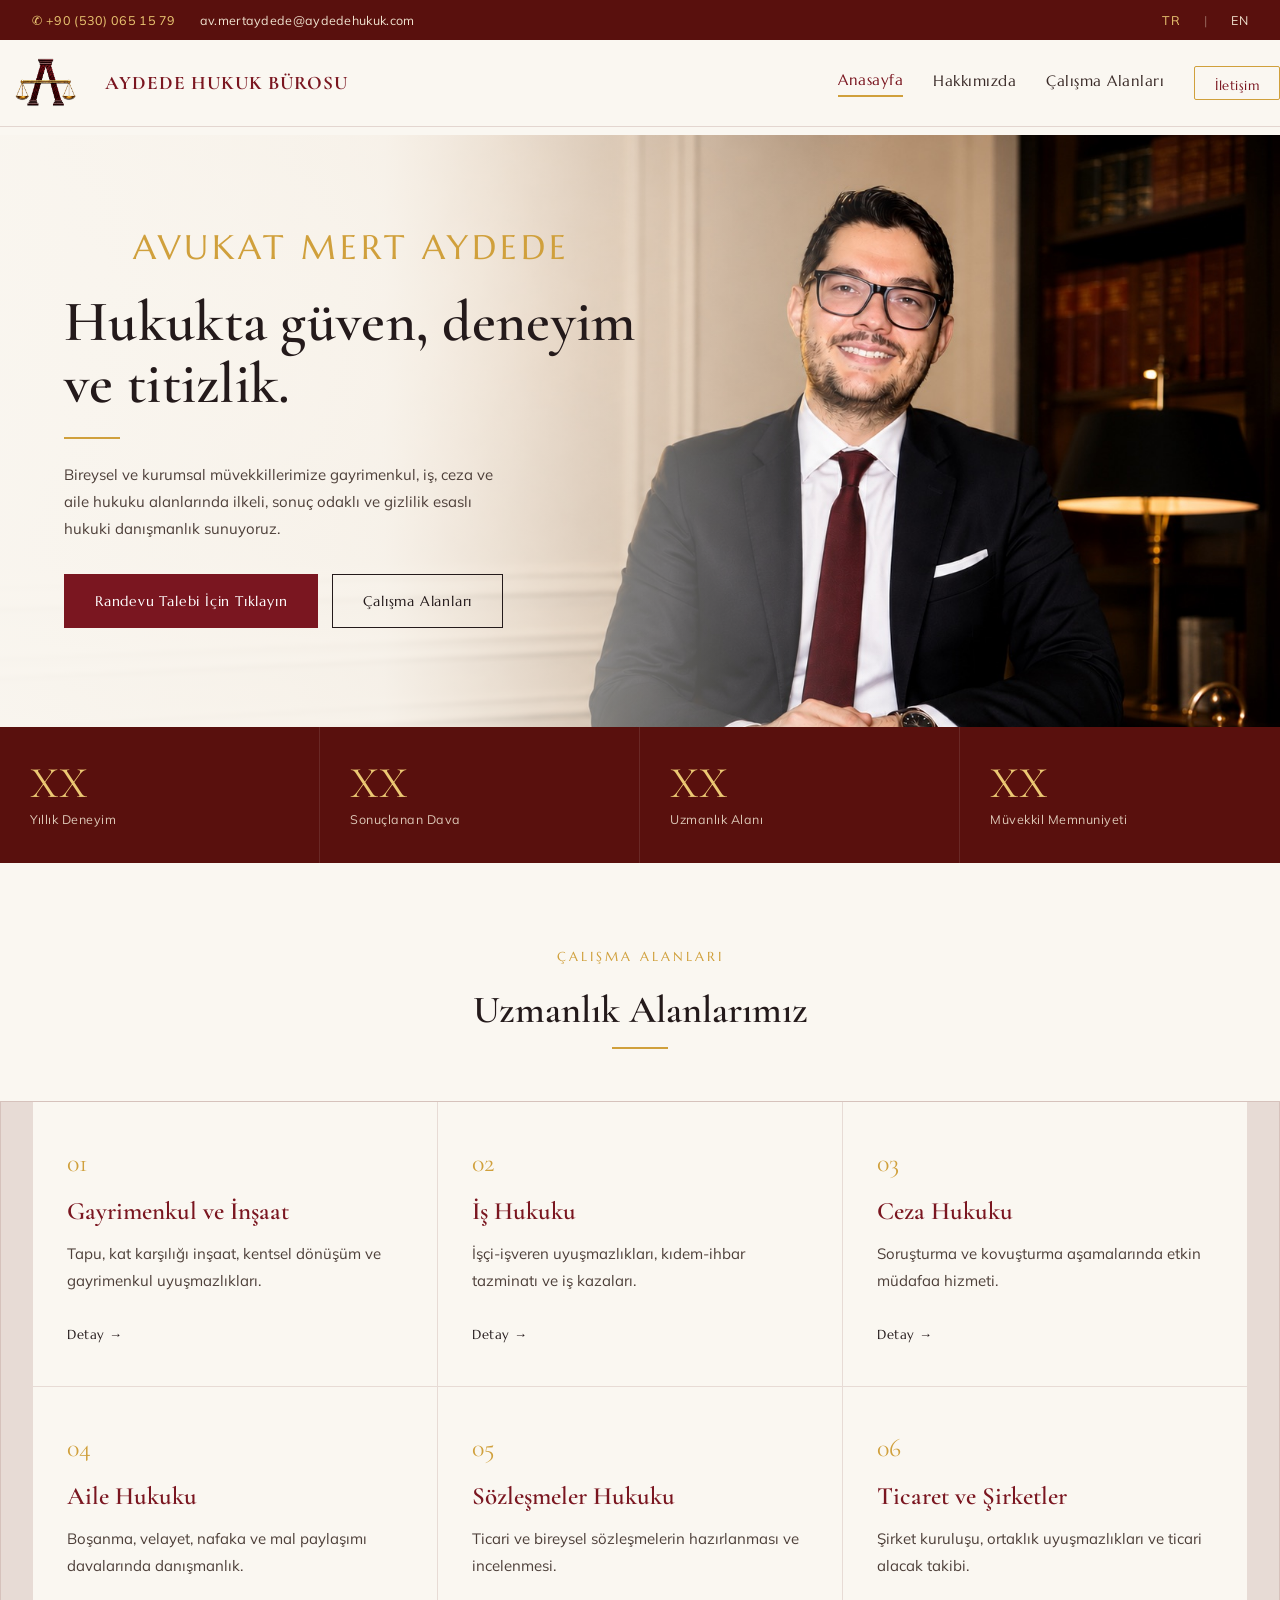
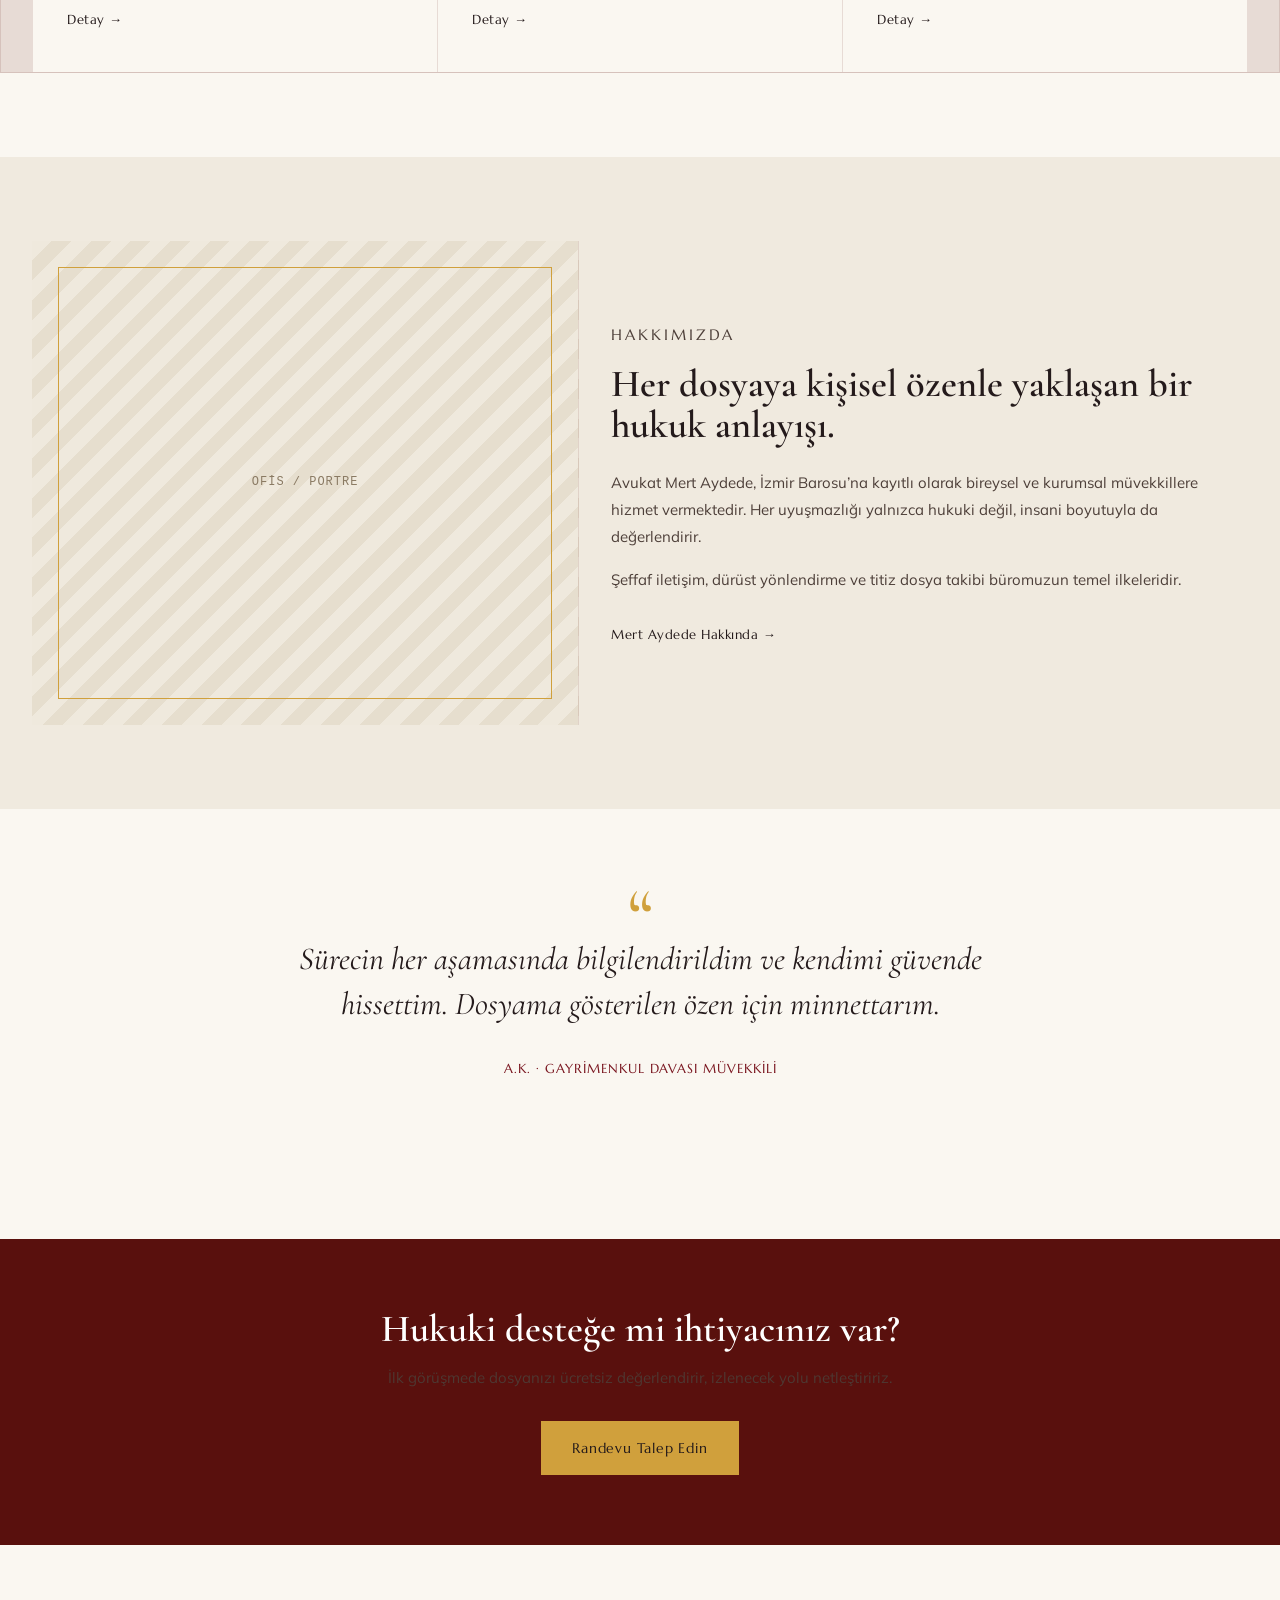
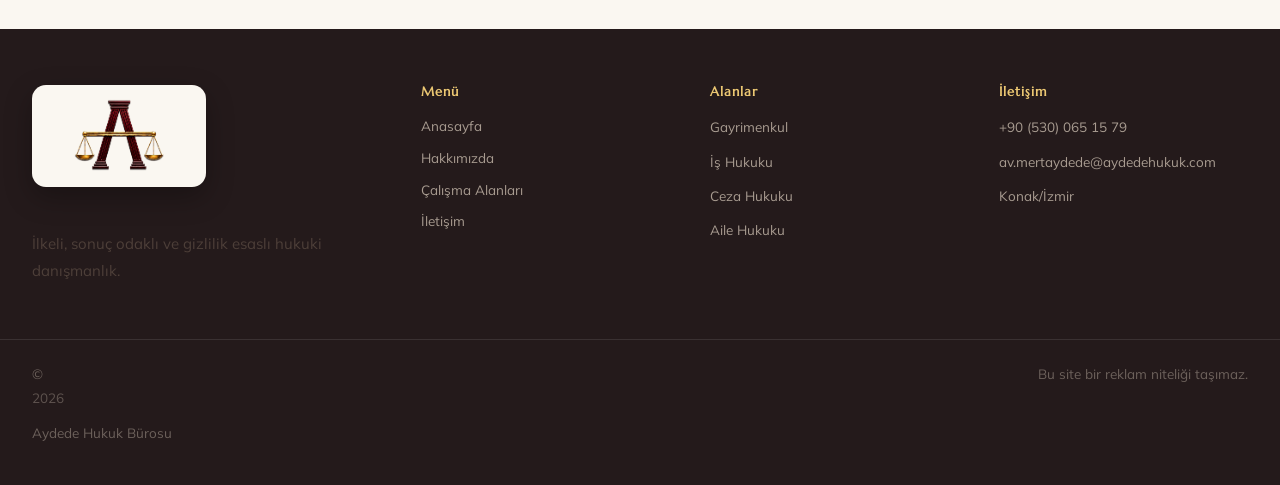
<file: hizmetler.html>
<!DOCTYPE html>
<html lang="tr">
  <head>
    <meta charset="UTF-8" />
    <!-- ==== GEÇİCİ YÖNLENDİRME · site yenileme çalışması ====
         Bu sayfa, yenileme bitene kadar ana sayfadaki geçici bilgilendirme
         sayfasına yönlendirilir. Sayfanın kendi içeriği aşağıda korunmaktadır.
         KALDIRMAK İÇİN: aşağıdaki iki satırı ve bu yorum bloğunu silin.
         Ayrıntı: CHANGELOG.txt -> "BEKLEYEN / SIRADAKİ İŞLER" -> Yayın durumu -->
    <script>window.location.replace('/');</script>
    <meta http-equiv="refresh" content="0; url=/" />
    <!-- ==== /GEÇİCİ YÖNLENDİRME ==== -->
    <meta name="viewport" content="width=device-width, initial-scale=1.0" />
    <title>Hizmetler | Aydede Hukuk Bürosu</title>
    <meta name="description" content="Aydede Hukuk Bürosu’nun uzmanlık alanları ve hukuki danışmanlık hizmetleri." />
    <!-- Favicon / site simgesi -->
    <link rel="icon" href="favicon.ico" sizes="any" />
    <link rel="icon" type="image/png" sizes="96x96" href="assets/favicon/favicon-96x96.png" />
    <link rel="icon" type="image/png" sizes="48x48" href="assets/favicon/favicon-48x48.png" />
    <link rel="icon" type="image/png" sizes="32x32" href="assets/favicon/favicon-32x32.png" />
    <link rel="icon" type="image/png" sizes="16x16" href="assets/favicon/favicon-16x16.png" />
    <link rel="apple-touch-icon" sizes="180x180" href="assets/favicon/apple-touch-icon.png" />
    <link rel="manifest" href="site.webmanifest" />
    <link rel="preconnect" href="https://fonts.googleapis.com" />
    <link rel="preconnect" href="https://fonts.gstatic.com" crossorigin />
    <link href="https://fonts.googleapis.com/css2?family=Cormorant+Garamond:wght@500;600;700&family=Marcellus&family=Mulish:wght@400;500;600;700&display=swap" rel="stylesheet" />
    <link rel="stylesheet" href="styles.css" />
    <script type="application/ld+json">
    {
      "@context": "https://schema.org",
      "@type": "Attorney",
      "@id": "https://aydedehukuk.com/#business",
      "name": "Aydede Hukuk Bürosu",
      "legalName": "Aydede Hukuk Bürosu",
      "description": "İzmir merkezli hukuk bürosu; bireysel ve kurumsal müvekkillere gayrimenkul, iş, ceza, aile, sözleşmeler ve ticaret hukuku alanlarında hukuki danışmanlık ve dava vekilliği.",
      "url": "https://aydedehukuk.com",
      "image": "https://aydedehukuk.com/assets/avukat-mert-aydede.png",
      "logo": "https://aydedehukuk.com/assets/brand/logo-mark-t.png",
      "telephone": "+905300651579",
      "email": "av.mertaydede@aydedehukuk.com",
      "address": {
            "@type": "PostalAddress",
            "streetAddress": "Konak Mah. Milli Kütüphane Cad. No: 19, Tibaş İş Hanı, Kat: 2, 205",
            "addressLocality": "Konak",
            "addressRegion": "İzmir",
            "postalCode": "35250",
            "addressCountry": "TR"
      },
      "areaServed": {
            "@type": "City",
            "name": "İzmir"
      },
      "openingHoursSpecification": [
            {
                  "@type": "OpeningHoursSpecification",
                  "dayOfWeek": [
                        "Monday",
                        "Tuesday",
                        "Wednesday",
                        "Thursday",
                        "Friday",
                        "Saturday"
                  ],
                  "opens": "09:00",
                  "closes": "18:00"
            }
      ],
      "knowsAbout": [
            "Gayrimenkul Hukuku",
            "İş Hukuku",
            "Ceza Hukuku",
            "Aile Hukuku",
            "Sözleşmeler Hukuku",
            "Ticaret Hukuku"
      ],
      "founder": {
            "@type": "Person",
            "@id": "https://aydedehukuk.com/#mert-aydede",
            "name": "Mert Aydede",
            "honorificPrefix": "Av.",
            "jobTitle": "Avukat",
            "worksFor": {
                  "@id": "https://aydedehukuk.com/#business"
            },
            "memberOf": {
                  "@type": "Organization",
                  "name": "İzmir Barosu"
            },
            "identifier": {
                  "@type": "PropertyValue",
                  "propertyID": "İzmir Barosu Sicil No",
                  "value": "19573"
            },
            "telephone": "+905300651579",
            "email": [
                  "av.mertaydede@aydedehukuk.com",
                  "av.mertaydede@outlook.com"
            ],
            "image": "https://aydedehukuk.com/assets/avukat-mert-aydede.png"
      },
      "employee": {
            "@id": "https://aydedehukuk.com/#mert-aydede"
      },
      "contactPoint": [
            {
                  "@type": "ContactPoint",
                  "contactType": "İletişim",
                  "telephone": "+905300651579",
                  "email": "av.mertaydede@aydedehukuk.com",
                  "availableLanguage": [
                        "Turkish"
                  ]
            },
            {
                  "@type": "ContactPoint",
                  "contactType": "KEP (Kayıtlı Elektronik Posta)",
                  "email": "mert.aydede@hs02.kep.tr"
            }
      ]
}
    </script>
  </head>
  <body>
    <div class="page-shell">
      <div class="utility-bar">
        <div class="utility-links">
          <span class="accent-text">✆ +90 (530) 065 15 79</span>
          <span>av.mertaydede@aydedehukuk.com</span>
        </div>
        <div class="utility-languages">
          <span class="accent-text">TR</span>
          <span class="separator">|</span>
          <span>EN</span>
        </div>
      </div>

      <header class="main-header">
        <div class="container nav-bar">
          <a class="brand" href="index.html">
            <img src="assets/brand/logo-mark-t.png" alt="Aydede Hukuk Bürosu" /><span class="brand-text">AYDEDE HUKUK BÜROSU</span>
          </a>
          <button class="nav-toggle" type="button" aria-label="Menüyü aç/kapat" aria-controls="primaryNav" aria-expanded="false"><span></span><span></span><span></span></button>
          <nav class="nav-links" id="primaryNav" aria-label="Ana navigasyon">
            <a href="index.html">Anasayfa</a>
            <a href="hakkimizda.html">Hakkımızda</a>
            <a href="hizmetler.html" class="active">Hizmetler</a>
            <a href="iletisim.html" class="contact-pill">İletişim</a>
          </nav>
        </div>
      </header>

      <main>
        <section class="page-hero">
          <div class="container">
            <p class="section-kicker">ÇALIŞMA ALANLARI</p>
            <h1>Uzmanlık Alanlarımız</h1>
            <div class="divider center"></div>
          </div>
        </section>

        <section class="section">
          <div class="container services-list">
            <article class="service-item">
              <div class="card-index">01</div>
              <h3>Gayrimenkul ve İnşaat Hukuku</h3>
              <p>Tapu iptal ve tescil davaları, kat karşılığı inşaat sözleşmeleri, kentsel dönüşüm süreçleri ve gayrimenkul alım-satımına ilişkin danışmanlık.</p>
            </article>
            <article class="service-item">
              <div class="card-index">02</div>
              <h3>İş Hukuku</h3>
              <p>İşçi-işveren uyuşmazlıkları, kıdem ve ihbar tazminatı, işe iade davaları, fazla mesai alacakları ve iş kazaları.</p>
            </article>
            <article class="service-item">
              <div class="card-index">03</div>
              <h3>Ceza Hukuku</h3>
              <p>Soruşturma ve kovuşturma aşamalarında müdafi ve müşteki vekilliği, ifade ve sorgu süreçleri ile istinaf ve temyiz başvuruları.</p>
            </article>
            <article class="service-item">
              <div class="card-index">04</div>
              <h3>Aile Hukuku</h3>
              <p>Anlaşmalı ve çekişmeli boşanma, velayet, nafaka, mal rejiminin tasfiyesi ve aile içi mal paylaşımı süreçleri.</p>
            </article>
            <article class="service-item">
              <div class="card-index">05</div>
              <h3>Sözleşmeler Hukuku</h3>
              <p>Ticari ve bireysel sözleşmelerin hazırlanması, incelenmesi ve müzakeresi; sözleşmeden doğan uyuşmazlıkların çözümü.</p>
            </article>
            <article class="service-item">
              <div class="card-index">06</div>
              <h3>Ticaret ve Şirketler Hukuku</h3>
              <p>Şirket kuruluş ve tasfiye işlemleri, ortaklık uyuşmazlıkları, ticari alacak takibi ve ticari sözleşmelere ilişkin danışmanlık.</p>
            </article>
          </div>
        </section>

        <section class="section cta-section">
          <div class="container cta-box">
            <h2>Alanınıza uygun bir görüşme planlayalım.</h2>
            <p>İlk görüşmede dosyanızı ve hedeflerinizi netleştiririz.</p>
            <a class="button primary dark" href="mailto:av.mertaydede@aydedehukuk.com">Randevu Talep Edin</a>
          </div>
        </section>
      </main>

      <footer class="site-footer">
        <div class="container footer-grid">
          <div>
            <img src="assets/brand/logo-mark-t.png" alt="Aydede Hukuk Bürosu" class="footer-logo" />
            <p>İlkeli, sonuç odaklı ve gizlilik esaslı hukuki danışmanlık.</p>
          </div>
          <div>
            <h3>Menü</h3>
            <a href="index.html">Anasayfa</a>
            <a href="hakkimizda.html">Hakkımızda</a>
            <a href="hizmetler.html">Hizmetler</a>
            <a href="iletisim.html">İletişim</a>
          </div>
          <div>
            <h3>Alanlar</h3>
            <span>Gayrimenkul</span>
            <span>İş Hukuku</span>
            <span>Ceza Hukuku</span>
            <span>Aile Hukuku</span>
          </div>
          <div>
            <h3>İletişim</h3>
            <span>+90 (530) 065 15 79</span>
            <span>av.mertaydede@aydedehukuk.com</span>
            <span>Konak/İzmir</span>
          </div>
        </div>
        <div class="container footer-bottom">
          <span>© <span id="year"></span> Aydede Hukuk Bürosu</span>
          <span>Bu site bir reklam niteliği taşımaz.</span>
        </div>
      </footer>
    </div>

    <script src="script.js"></script>
  </body>
</html>
</file>
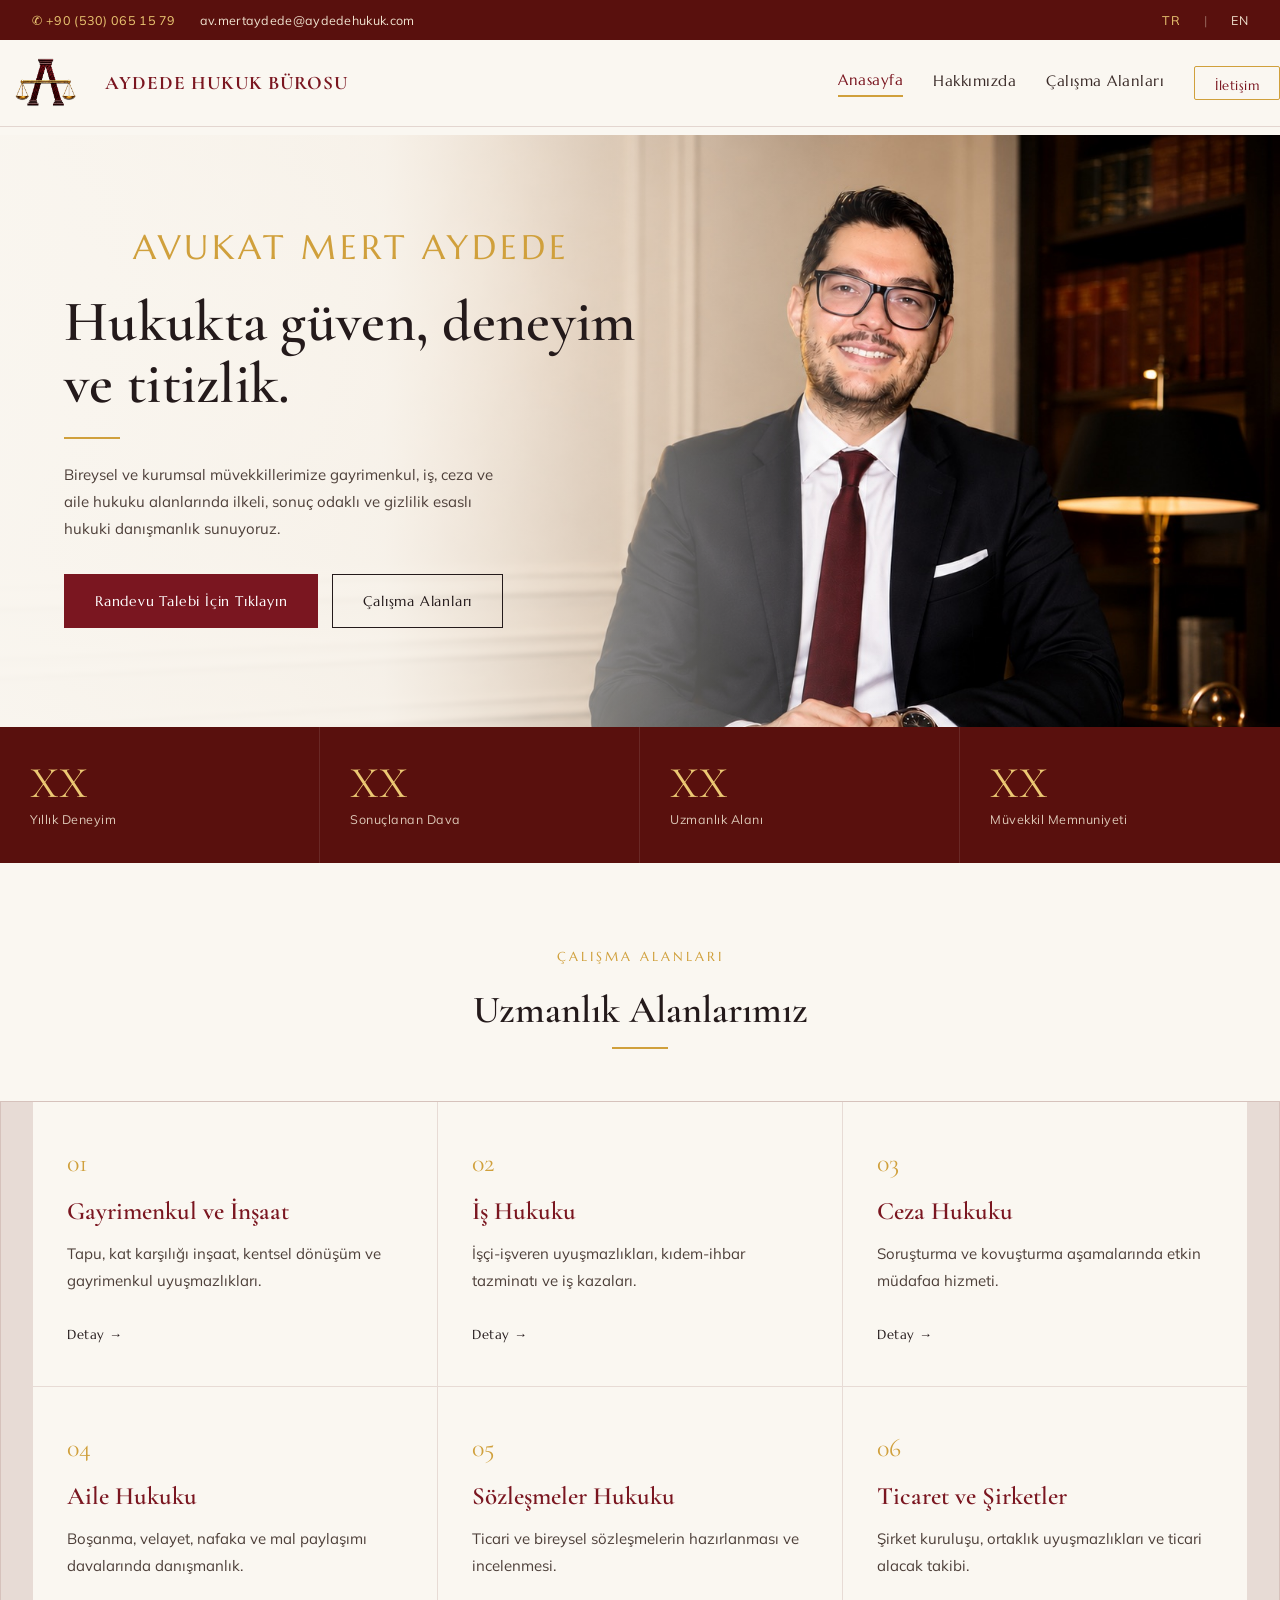
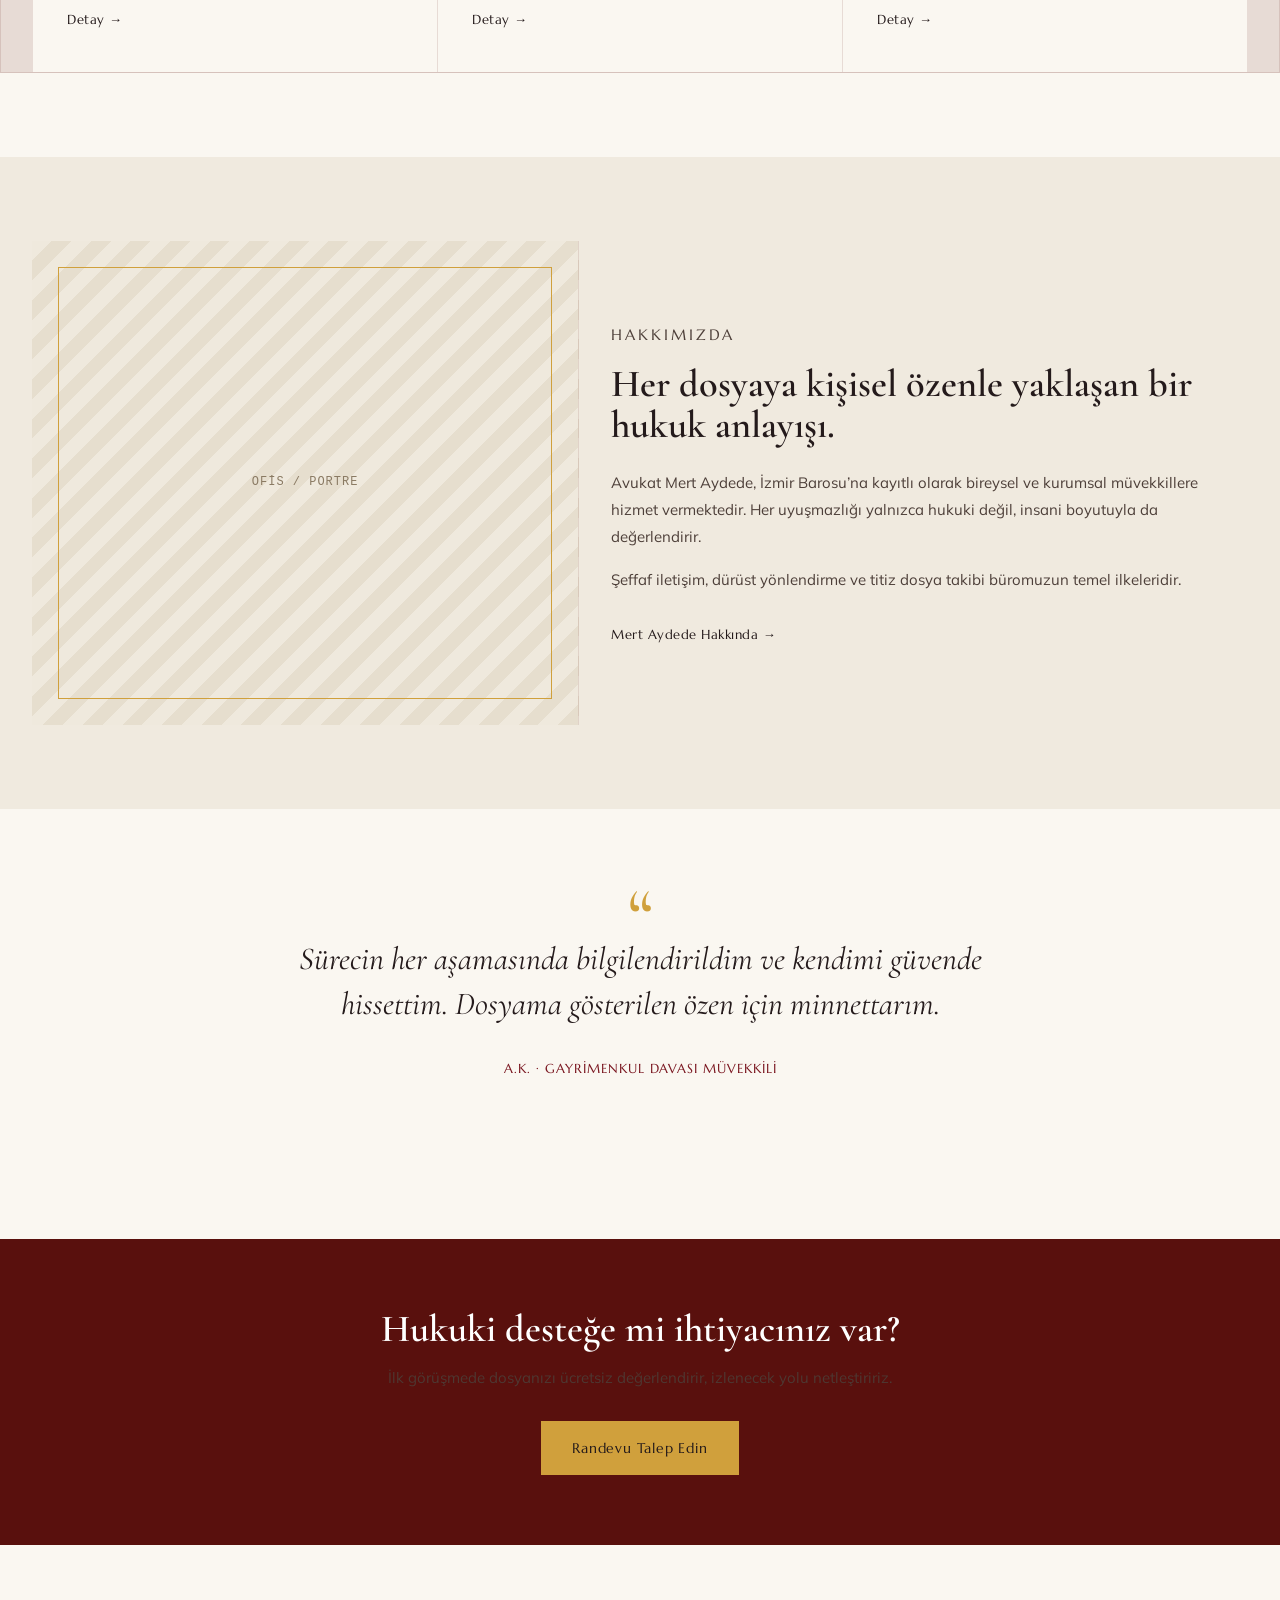
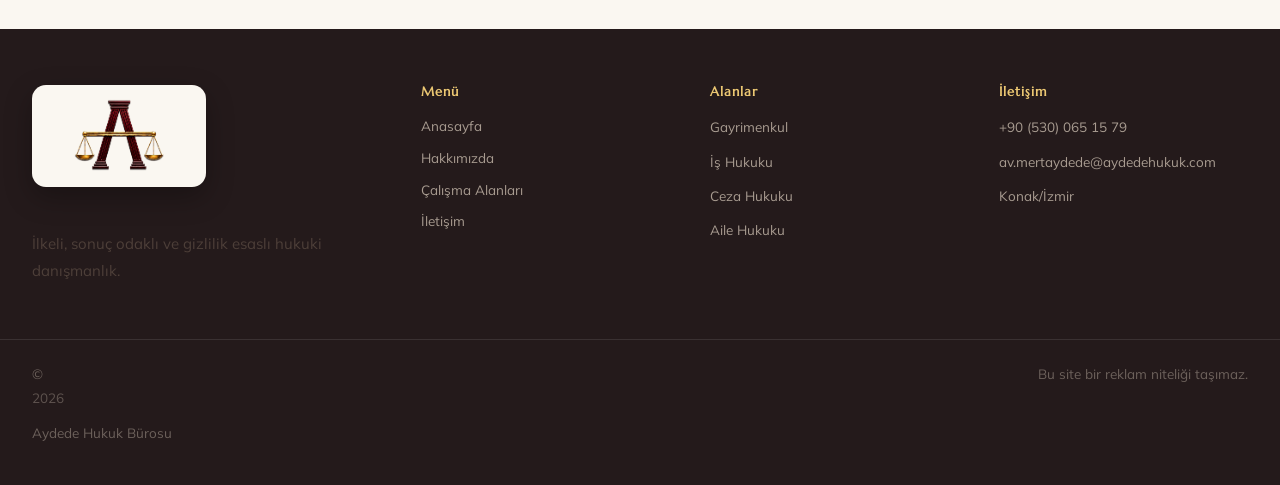
<file: iletisim.html>
<!DOCTYPE html>
<html lang="tr">
  <head>
    <meta charset="UTF-8" />
    <!-- ==== GEÇİCİ YÖNLENDİRME · site yenileme çalışması ====
         Bu sayfa, yenileme bitene kadar ana sayfadaki geçici bilgilendirme
         sayfasına yönlendirilir. Sayfanın kendi içeriği aşağıda korunmaktadır.
         KALDIRMAK İÇİN: aşağıdaki iki satırı ve bu yorum bloğunu silin.
         Ayrıntı: CHANGELOG.txt -> "BEKLEYEN / SIRADAKİ İŞLER" -> Yayın durumu -->
    <script>window.location.replace('/');</script>
    <meta http-equiv="refresh" content="0; url=/" />
    <!-- ==== /GEÇİCİ YÖNLENDİRME ==== -->
    <meta name="viewport" content="width=device-width, initial-scale=1.0" />
    <title>İletişim | Aydede Hukuk Bürosu</title>
    <meta name="description" content="Aydede Hukuk Bürosu ile iletişim kurmak için randevu formu ve iletişim bilgileri." />
    <!-- Favicon / site simgesi -->
    <link rel="icon" href="favicon.ico" sizes="any" />
    <link rel="icon" type="image/png" sizes="96x96" href="assets/favicon/favicon-96x96.png" />
    <link rel="icon" type="image/png" sizes="48x48" href="assets/favicon/favicon-48x48.png" />
    <link rel="icon" type="image/png" sizes="32x32" href="assets/favicon/favicon-32x32.png" />
    <link rel="icon" type="image/png" sizes="16x16" href="assets/favicon/favicon-16x16.png" />
    <link rel="apple-touch-icon" sizes="180x180" href="assets/favicon/apple-touch-icon.png" />
    <link rel="manifest" href="site.webmanifest" />
    <link rel="preconnect" href="https://fonts.googleapis.com" />
    <link rel="preconnect" href="https://fonts.gstatic.com" crossorigin />
    <link href="https://fonts.googleapis.com/css2?family=Cormorant+Garamond:wght@500;600;700&family=Marcellus&family=Mulish:wght@400;500;600;700&display=swap" rel="stylesheet" />
    <link rel="stylesheet" href="styles.css" />
    <script type="application/ld+json">
    {
      "@context": "https://schema.org",
      "@type": "Attorney",
      "@id": "https://aydedehukuk.com/#business",
      "name": "Aydede Hukuk Bürosu",
      "legalName": "Aydede Hukuk Bürosu",
      "description": "İzmir merkezli hukuk bürosu; bireysel ve kurumsal müvekkillere gayrimenkul, iş, ceza, aile, sözleşmeler ve ticaret hukuku alanlarında hukuki danışmanlık ve dava vekilliği.",
      "url": "https://aydedehukuk.com",
      "image": "https://aydedehukuk.com/assets/avukat-mert-aydede.png",
      "logo": "https://aydedehukuk.com/assets/brand/logo-mark-t.png",
      "telephone": "+905300651579",
      "email": "av.mertaydede@aydedehukuk.com",
      "address": {
            "@type": "PostalAddress",
            "streetAddress": "Konak Mah. Milli Kütüphane Cad. No: 19, Tibaş İş Hanı, Kat: 2, 205",
            "addressLocality": "Konak",
            "addressRegion": "İzmir",
            "postalCode": "35250",
            "addressCountry": "TR"
      },
      "areaServed": {
            "@type": "City",
            "name": "İzmir"
      },
      "openingHoursSpecification": [
            {
                  "@type": "OpeningHoursSpecification",
                  "dayOfWeek": [
                        "Monday",
                        "Tuesday",
                        "Wednesday",
                        "Thursday",
                        "Friday",
                        "Saturday"
                  ],
                  "opens": "09:00",
                  "closes": "18:00"
            }
      ],
      "knowsAbout": [
            "Gayrimenkul Hukuku",
            "İş Hukuku",
            "Ceza Hukuku",
            "Aile Hukuku",
            "Sözleşmeler Hukuku",
            "Ticaret Hukuku"
      ],
      "founder": {
            "@type": "Person",
            "@id": "https://aydedehukuk.com/#mert-aydede",
            "name": "Mert Aydede",
            "honorificPrefix": "Av.",
            "jobTitle": "Avukat",
            "worksFor": {
                  "@id": "https://aydedehukuk.com/#business"
            },
            "memberOf": {
                  "@type": "Organization",
                  "name": "İzmir Barosu"
            },
            "identifier": {
                  "@type": "PropertyValue",
                  "propertyID": "İzmir Barosu Sicil No",
                  "value": "19573"
            },
            "telephone": "+905300651579",
            "email": [
                  "av.mertaydede@aydedehukuk.com",
                  "av.mertaydede@outlook.com"
            ],
            "image": "https://aydedehukuk.com/assets/avukat-mert-aydede.png"
      },
      "employee": {
            "@id": "https://aydedehukuk.com/#mert-aydede"
      },
      "contactPoint": [
            {
                  "@type": "ContactPoint",
                  "contactType": "İletişim",
                  "telephone": "+905300651579",
                  "email": "av.mertaydede@aydedehukuk.com",
                  "availableLanguage": [
                        "Turkish"
                  ]
            },
            {
                  "@type": "ContactPoint",
                  "contactType": "KEP (Kayıtlı Elektronik Posta)",
                  "email": "mert.aydede@hs02.kep.tr"
            }
      ]
}
    </script>
  </head>
  <body>
    <div class="page-shell">
      <div class="utility-bar">
        <div class="utility-links">
          <span class="accent-text">✆ +90 (530) 065 15 79</span>
          <span>av.mertaydede@aydedehukuk.com</span>
        </div>
        <div class="utility-languages">
          <span class="accent-text">TR</span>
          <span class="separator">|</span>
          <span>EN</span>
        </div>
      </div>

      <header class="main-header">
        <div class="container nav-bar">
          <a class="brand" href="index.html">
            <img src="assets/brand/logo-mark-t.png" alt="Aydede Hukuk Bürosu" /><span class="brand-text">AYDEDE HUKUK BÜROSU</span>
          </a>
          <button class="nav-toggle" type="button" aria-label="Menüyü aç/kapat" aria-controls="primaryNav" aria-expanded="false"><span></span><span></span><span></span></button>
          <nav class="nav-links" id="primaryNav" aria-label="Ana navigasyon">
            <a href="index.html">Anasayfa</a>
            <a href="hakkimizda.html">Hakkımızda</a>
            <a href="hizmetler.html">Hizmetler</a>
            <a href="iletisim.html" class="contact-pill active">İletişim</a>
          </nav>
        </div>
      </header>

      <main>
        <section class="page-hero">
          <div class="container">
            <p class="section-kicker">İLETİŞİM</p>
            <h1>Bize Ulaşın</h1>
            <div class="divider center"></div>
          </div>
        </section>

        <section class="section">
          <div class="container contact-layout">
            <div class="contact-form-card">
              <h2>Randevu Talebi</h2>
              <p>Bilgilerinizi bırakın; en kısa sürede size dönüş yapalım.</p>
              <form class="contact-form">
                <div class="form-row">
                  <label for="name">Ad Soyad</label>
                  <input id="name" type="text" placeholder="Adınız Soyadınız" />
                </div>
                <div class="form-row">
                  <label for="phone">Telefon</label>
                  <input id="phone" type="tel" placeholder="+90 (5xx) xxx xx xx" />
                </div>
                <div class="form-row">
                  <label for="email">E-posta</label>
                  <input id="email" type="email" placeholder="ornek@eposta.com" />
                </div>
                <div class="form-row">
                  <label for="subject">Konu</label>
                  <input id="subject" type="text" placeholder="Örn. Gayrimenkul uyuşmazlığı" />
                </div>
                <div class="form-row">
                  <label for="message">Mesajınız</label>
                  <textarea id="message" rows="4" placeholder="Dosyanızı kısaca açıklayın"></textarea>
                </div>
                <button type="submit">Talebi Gönder</button>
              </form>
            </div>

            <div class="contact-info-card">
              <p class="section-kicker">İLETİŞİM BİLGİLERİ</p>
              <div class="info-block">
                <h3>Adres</h3>
                <p>Konak Mah. Milli Kütüphane Cad. No: 19<br />Tibaş İş Hanı, Kat: 2, 205<br />Konak/İzmir</p>
              </div>
              <div class="info-block">
                <h3>Telefon</h3>
                <p>+90 (530) 065 15 79</p>
              </div>
              <div class="info-block">
                <h3>E-posta</h3>
                <p>av.mertaydede@aydedehukuk.com</p>
              </div>
              <div class="info-block">
                <h3>Çalışma Saatleri</h3>
                <p>Pazartesi – Cumartesi, 09:00 – 18:00</p>
              </div>
            </div>
          </div>
        </section>
      </main>

      <footer class="site-footer">
        <div class="container footer-grid">
          <div>
            <img src="assets/brand/logo-mark-t.png" alt="Aydede Hukuk Bürosu" class="footer-logo" />
            <p>İlkeli, sonuç odaklı ve gizlilik esaslı hukuki danışmanlık.</p>
          </div>
          <div>
            <h3>Menü</h3>
            <a href="index.html">Anasayfa</a>
            <a href="hakkimizda.html">Hakkımızda</a>
            <a href="hizmetler.html">Hizmetler</a>
            <a href="iletisim.html">İletişim</a>
          </div>
          <div>
            <h3>Alanlar</h3>
            <span>Gayrimenkul</span>
            <span>İş Hukuku</span>
            <span>Ceza Hukuku</span>
            <span>Aile Hukuku</span>
          </div>
          <div>
            <h3>İletişim</h3>
            <span>+90 (530) 065 15 79</span>
            <span>av.mertaydede@aydedehukuk.com</span>
            <span>Konak/İzmir</span>
          </div>
        </div>
        <div class="container footer-bottom">
          <span>© <span id="year"></span> Aydede Hukuk Bürosu</span>
          <span>Bu site bir reklam niteliği taşımaz.</span>
        </div>
      </footer>
    </div>

    <script src="script.js"></script>
  </body>
</html>
</file>
<file: styles.css>
:root {
  color-scheme: light;
  font-family: 'Mulish', system-ui, -apple-system, BlinkMacSystemFont, 'Segoe UI', sans-serif;
  line-height: 1.6;
  font-weight: 400;
  color: #241a1b;
  background: #faf7f1;
  --deep: #7a1620;
  --deepA: #59100d;
  --deepB: #33090b;
  --acc: #d0a03c;
  --acc2: #ecc873;
  --text: #241a1b;
  --muted: #5a4c45;
  --surface: #faf7f1;
  --panel: #f0eadf;
}

* {
  box-sizing: border-box;
}

html {
  scroll-behavior: smooth;
}

body {
  margin: 0;
  background: #faf7f1;
  color: var(--text);
}

a {
  color: inherit;
  text-decoration: none;
}

img {
  display: block;
  max-width: 100%;
}

.page-shell {
  width: 100%;
  margin: 0;
  background: #faf7f1;
  overflow: hidden;
}

.container {
  width: min(1280px, 100%);
  margin: 0 auto;
  padding: 0 2rem;
}

.utility-bar {
  background: var(--deepA);
  color: #f0e2cf;
  display: flex;
  justify-content: space-between;
  align-items: center;
  padding: 10px 2rem;
  font-size: 12.5px;
  letter-spacing: 0.3px;
}

.utility-links,
.utility-languages {
  display: flex;
  gap: 24px;
  align-items: center;
}

.accent-text {
  color: var(--acc2);
}

.separator {
  opacity: 0.4;
}

.main-header {
  background: #faf7f1;
  border-bottom: 1px solid rgba(89, 16, 13, 0.14);
  position: sticky;
  top: 0;
  z-index: 20;
}

.nav-bar {
  display: flex;
  justify-content: space-between;
  align-items: center;
  padding: 18px 0;
}

.brand {
  display: inline-flex;
  align-items: center;
  gap: 14px;
}

.brand img {
  height: 50px;
}

.brand-text {
  font-family: 'Cormorant Garamond', serif;
  font-weight: 700;
  font-size: clamp(15px, 1.5vw, 20px);
  line-height: 1.05;
  letter-spacing: 1px;
  text-transform: uppercase;
  color: var(--deep);
  white-space: nowrap;
}

.nav-links {
  display: flex;
  gap: 30px;
  align-items: center;
  font-family: 'Marcellus', serif;
  font-size: 15px;
  letter-spacing: 0.5px;
  color: #3a2b28;
}

.nav-links a {
  padding-bottom: 3px;
}

/* Mobile menu toggle — hidden on desktop, shown only in the mobile media query */
.nav-toggle {
  display: none;
}

.nav-links a.active,
.nav-links a:hover {
  color: var(--deep);
  border-bottom: 2px solid var(--acc);
}

.contact-pill {
  border: 1.5px solid var(--acc);
  color: var(--deep);
  padding: 9px 20px;
  border-radius: 2px;
  font-size: 13px;
}

.hero-section {
  background-color: #faf7f1;
  background-image:
    linear-gradient(
      90deg,
      rgba(250, 247, 241, 0.97) 0%,
      rgba(250, 247, 241, 0.9) 30%,
      rgba(250, 247, 241, 0.4) 52%,
      rgba(250, 247, 241, 0) 70%
    ),
    url('assets/mert-aydede-background.jpg');
  background-size: cover, contain;
  background-position: center, center right;
  background-repeat: no-repeat;
}

.hero-grid {
  display: grid;
  grid-template-columns: 1.05fr 0.95fr;
  gap: 0;
  min-height: 600px;
  align-items: center;
}

/* Portrait shown as its own clean block on mobile (see media query); hidden on desktop */
.hero-mobile-photo {
  display: none;
}

.hero-copy {
  padding: 82px 2rem 82px 2rem;
  display: flex;
  flex-direction: column;
  justify-content: center;
}

.section-kicker {
  font-family: 'Marcellus', serif;
  letter-spacing: 3px;
  font-size: 13px;
  color: var(--acc);
  margin: 0 0 22px;
}

h1,
h2,
h3 {
  font-family: 'Cormorant Garamond', serif;
  line-height: 1.08;
  margin: 0;
}

h1 {
  font-weight: 600;
  font-size: clamp(2.8rem, 5vw, 3.6rem);
  color: var(--text);
  letter-spacing: 0.3px;
  margin-bottom: 22px;
}

h2 {
  font-weight: 600;
  font-size: clamp(2rem, 3.6vw, 2.4rem);
  color: var(--text);
}

.divider {
  width: 56px;
  height: 2px;
  background: var(--acc);
  margin-bottom: 22px;
}

.divider.center {
  margin: 16px auto 0;
}

.hero-text,
.about-copy p,
.info-card p,
.testimonial-card p,
.cta-box p,
.site-footer p,
.site-footer span {
  font-size: 15px;
  line-height: 1.8;
  color: #4d3f39;
}

.hero-text {
  max-width: 440px;
  margin: 0 0 32px;
}

.hero-actions {
  display: flex;
  flex-wrap: wrap;
  gap: 14px;
}

.button {
  display: inline-block;
  padding: 15px 30px;
  font-family: 'Marcellus', serif;
  letter-spacing: 0.8px;
  font-size: 14px;
  border: 1.5px solid transparent;
  cursor: pointer;
}

.button.primary {
  background: var(--deep);
  color: white;
}

.button.secondary {
  border-color: #241a1b;
  color: #241a1b;
}

.button.primary.dark {
  background: var(--acc);
  color: #241a1b;
}

.hero-visual,
.about-visual {
  position: relative;
  background: repeating-linear-gradient(135deg, #efe9dd 0 14px, #e6dece 14px 28px);
  min-height: 560px;
  border-left: 1px solid rgba(89, 16, 13, 0.1);
}

.hero-frame,
.about-frame {
  position: absolute;
  inset: 26px;
  border: 1px solid var(--acc);
}

.hero-placeholder,
.about-placeholder {
  position: absolute;
  inset: 0;
  display: flex;
  align-items: center;
  justify-content: center;
  font-family: ui-monospace, monospace;
  font-size: 12px;
  color: #8a7a63;
  letter-spacing: 1px;
}

.stats-bar {
  display: grid;
  grid-template-columns: repeat(4, 1fr);
  background: var(--deepA);
  color: #f3e6d3;
}

.stat-item {
  padding: 34px 30px;
  border-right: 1px solid rgba(255, 255, 255, 0.1);
}

.stat-item:last-child {
  border-right: none;
}

.stat-number {
  font-family: 'Cormorant Garamond', serif;
  font-size: 44px;
  color: var(--acc2);
  line-height: 1;
}

.stat-label {
  font-size: 12.5px;
  letter-spacing: 0.5px;
  margin-top: 4px;
  opacity: 0.85;
}

.section {
  padding: 84px 0;
}

.practice-section {
  background: #faf7f1;
  text-align: center;
}

.section-heading {
  margin-bottom: 52px;
  text-align: center;
}

.cards-grid {
  display: grid;
  grid-template-columns: repeat(3, 1fr);
  gap: 1px;
  background: rgba(89, 16, 13, 0.12);
  border: 1px solid rgba(89, 16, 13, 0.12);
}

.info-card {
  background: #faf7f1;
  padding: 40px 34px;
  text-align: left;
}

.card-index {
  font-family: 'Cormorant Garamond', serif;
  font-size: 26px;
  color: var(--acc);
  margin-bottom: 14px;
}

.info-card h3 {
  font-size: 25px;
  font-weight: 600;
  margin: 0 0 10px;
  color: var(--deep);
}

.info-card a,
.text-link {
  display: inline-block;
  margin-top: 16px;
  font-family: 'Marcellus', serif;
  font-size: 13px;
  letter-spacing: 0.5px;
  color: #241a1b;
}

.about-section {
  background: #f0eadf;
}

.about-grid {
  display: grid;
  grid-template-columns: 0.9fr 1.1fr;
  gap: 0;
}

.about-visual {
  min-height: 480px;
  border-left: none;
  border-right: 1px solid rgba(89, 16, 13, 0.1);
}

.about-copy {
  padding: 80px 2rem;
  display: flex;
  flex-direction: column;
  justify-content: center;
}

.about-copy h2 {
  margin: 0 0 22px;
}

.about-copy p {
  margin: 0 0 16px;
}

.testimonial-section {
  padding: 88px 0;
  background: #faf7f1;
}

.testimonial-card {
  text-align: center;
  max-width: 840px;
  margin: 0 auto;
}

.quote-mark {
  font-family: 'Cormorant Garamond', serif;
  font-size: 80px;
  color: var(--acc);
  line-height: 0.5;
  height: 40px;
}

.testimonial-card p {
  font-family: 'Cormorant Garamond', serif;
  font-style: italic;
  font-size: 32px;
  line-height: 1.4;
  color: #241a1b;
  margin: 0 auto 28px;
}

.testimonial-card span {
  font-family: 'Marcellus', serif;
  letter-spacing: 1px;
  font-size: 13px;
  color: var(--deep);
}

.cta-section {
  padding: 70px 0 84px;
}

.cta-box {
  background: var(--deepA);
  color: #f3e6d3;
  padding: 70px 44px;
  text-align: center;
}

.cta-box h2 {
  color: white;
  margin-bottom: 14px;
}

.cta-box p {
  opacity: 0.85;
  max-width: 560px;
  margin: 0 auto 30px;
}

.site-footer {
  background: #241a1b;
  color: #c9bcae;
  padding: 56px 0 30px;
}

.footer-grid {
  display: grid;
  grid-template-columns: 1.4fr 1fr 1fr 1fr;
  gap: 40px;
  padding-bottom: 40px;
  border-bottom: 1px solid rgba(255, 255, 255, 0.1);
}

.footer-logo {
  display: inline-block;
  height: 74px;
  box-sizing: content-box;
  padding: 14px 20px;
  background: var(--surface);
  border-radius: 14px;
  box-shadow: 0 10px 28px rgba(0, 0, 0, 0.28);
  margin-bottom: 20px;
}

.site-footer h3 {
  font-family: 'Marcellus', serif;
  letter-spacing: 1px;
  color: var(--acc2);
  font-size: 13px;
  margin: 0 0 16px;
}

.site-footer a,
.site-footer span {
  display: block;
  margin-bottom: 10px;
  font-size: 13.5px;
  opacity: 0.8;
  color: #c9bcae;
}

.footer-bottom {
  padding-top: 22px;
  font-size: 12px;
  opacity: 0.55;
  display: flex;
  justify-content: space-between;
  gap: 1rem;
}

@media (max-width: 960px) {
  .hero-grid,
  .about-grid,
  .footer-grid,
  .cards-grid,
  .contact-layout {
    grid-template-columns: 1fr;
  }

  .hero-grid {
    min-height: auto;
  }

  /* On mobile, drop the faint background and show the portrait as a clean block */
  .hero-section {
    background-image: none;
    background-color: #faf7f1;
  }

  .hero-copy {
    padding-top: 56px;
    padding-bottom: 28px;
  }

  .hero-mobile-photo {
    display: block;
    width: 100%;
    height: auto;
    border-radius: 10px;
  }

  .hero-visual,
  .about-visual {
    min-height: 320px;
    border-left: none;
    border-right: none;
  }

  .stats-bar {
    grid-template-columns: repeat(2, 1fr);
  }
}

@media (max-width: 760px) {
  .utility-bar,
  .hero-copy,
  .about-copy,
  .cta-box,
  .contact-form-card,
  .contact-info-card {
    padding-left: 1.25rem;
    padding-right: 1.25rem;
  }

  /* Keep brand + hamburger on one row; menu drops below when open */
  .nav-bar {
    flex-wrap: wrap;
  }

  .brand {
    gap: 10px;
  }

  .brand img {
    height: 44px;
  }

  .brand-text {
    font-size: 14px;
    letter-spacing: 0.5px;
  }

  .nav-toggle {
    display: inline-flex;
    flex-direction: column;
    justify-content: center;
    gap: 5px;
    width: 44px;
    height: 44px;
    padding: 11px;
    border: 1px solid rgba(89, 16, 13, 0.25);
    border-radius: 8px;
    background: none;
    cursor: pointer;
  }

  .nav-toggle span {
    display: block;
    width: 100%;
    height: 2px;
    background: var(--deep);
    transition: transform 0.25s ease, opacity 0.25s ease;
  }

  .nav-toggle[aria-expanded='true'] span:nth-child(1) {
    transform: translateY(7px) rotate(45deg);
  }

  .nav-toggle[aria-expanded='true'] span:nth-child(2) {
    opacity: 0;
  }

  .nav-toggle[aria-expanded='true'] span:nth-child(3) {
    transform: translateY(-7px) rotate(-45deg);
  }

  .nav-links {
    display: none;
    order: 3;
    flex-basis: 100%;
    flex-direction: column;
    gap: 0;
    padding-top: 6px;
  }

  .nav-links.open {
    display: flex;
  }

  .nav-links a {
    min-height: 44px;
    display: flex;
    align-items: center;
    padding: 10px 4px;
    border-bottom: 1px solid rgba(89, 16, 13, 0.08);
  }

  /* Prevent iOS Safari from auto-zooming when a form field is focused */
  .contact-form input,
  .contact-form textarea,
  .contact-form button {
    font-size: 16px;
  }

  .stats-bar {
    grid-template-columns: 1fr;
  }

  .footer-bottom {
    flex-direction: column;
  }
}

.page-hero {
  background: var(--deepA);
  color: #f3e6d3;
  padding: 72px 0 54px;
  text-align: center;
}

.page-hero h1 {
  color: #fff;
  font-size: clamp(2.2rem, 4vw, 2.7rem);
  margin-bottom: 12px;
}

.value-grid {
  display: grid;
  grid-template-columns: repeat(4, 1fr);
  gap: 22px;
}

.value-card {
  background: #fff;
  border-top: 2px solid var(--acc);
  padding: 28px 24px;
  box-shadow: 0 10px 24px rgba(33, 12, 12, 0.05);
}

.value-card h3 {
  color: var(--deep);
  font-size: 22px;
  margin: 0 0 8px;
}

.services-list {
  display: grid;
  gap: 18px;
}

.service-item {
  background: #fff;
  padding: 28px 30px;
  border-left: 3px solid var(--acc);
  box-shadow: 0 10px 24px rgba(33, 12, 12, 0.05);
}

.service-item h3 {
  color: var(--deep);
  margin: 0 0 10px;
  font-size: 24px;
}

.contact-layout {
  display: grid;
  grid-template-columns: 1.1fr 0.9fr;
  gap: 0;
  box-shadow: 0 16px 60px rgba(33, 12, 12, 0.06);
}

.contact-form-card {
  background: #fff;
  padding: 56px 44px;
}

.contact-form-card h2 {
  margin-bottom: 8px;
}

.contact-form-card p {
  margin-top: 0;
  margin-bottom: 24px;
}

.contact-form {
  display: grid;
  gap: 16px;
}

.form-row {
  display: grid;
  gap: 8px;
}

.form-row label {
  font-family: 'Marcellus', serif;
  font-size: 12px;
  letter-spacing: 0.8px;
  color: var(--deep);
}

.contact-form input,
.contact-form textarea {
  width: 100%;
  padding: 13px 14px;
  border: 1px solid rgba(89, 16, 13, 0.2);
  background: #fff;
  font-size: 14px;
  color: var(--text);
  outline: none;
}

.contact-form button {
  width: fit-content;
  border: none;
  cursor: pointer;
  background: var(--deep);
  color: #fff;
  padding: 14px 28px;
  font-family: 'Marcellus', serif;
  letter-spacing: 0.8px;
  font-size: 14px;
}

.contact-info-card {
  background: var(--deepA);
  color: #f3e6d3;
  padding: 56px 44px;
}

.contact-info-card .section-kicker {
  color: var(--acc2);
  margin-bottom: 28px;
}

.info-block {
  margin-bottom: 24px;
}

.info-block h3 {
  margin: 0 0 4px;
  color: #fff;
  font-size: 20px;
}

.info-block p {
  margin: 0;
  line-height: 1.7;
  color: #f3e6d3;
  opacity: 0.9;
}

@media (max-width: 960px) {
  .value-grid {
    grid-template-columns: repeat(2, 1fr);
  }
}

@media (max-width: 760px) {
  .value-grid {
    grid-template-columns: 1fr;
  }
}

/* Enlarged, clickable hero kicker that opens the portrait modal */
.kicker-trigger {
  border: 0;
  background: none;
  padding: 0;
  cursor: pointer;
  font-size: clamp(24px, 3.2vw, 34px);
  letter-spacing: 4px;
  color: var(--acc);
  transition: color 0.2s ease;
}

.kicker-trigger:hover,
.kicker-trigger:focus-visible {
  color: var(--acc2);
  text-decoration: underline;
  text-underline-offset: 6px;
  text-decoration-thickness: 1px;
}

.kicker-trigger:focus-visible {
  outline: 2px solid var(--acc);
  outline-offset: 6px;
}

/* Image pop-up modal */
.image-modal {
  position: fixed;
  inset: 0;
  z-index: 1000;
  display: flex;
  align-items: center;
  justify-content: center;
  padding: clamp(12px, 2vw, 28px);
}

.image-modal[hidden] {
  display: none;
}

.image-modal__backdrop {
  position: absolute;
  inset: 0;
  background: rgba(33, 9, 11, 0.82);
  backdrop-filter: blur(2px);
}

.image-modal__dialog {
  position: relative;
  z-index: 1;
  width: 100%;
  max-width: min(1700px, 100%);
  max-height: 96vh;
  animation: modalIn 0.25s ease;
}

.image-modal__img {
  display: block;
  width: 100%;
  max-width: 100%;
  max-height: 96vh;
  height: auto;
  border-radius: 6px;
  box-shadow: 0 30px 80px rgba(0, 0, 0, 0.5);
}

.image-modal__close {
  position: absolute;
  top: 14px;
  right: 14px;
  width: 44px;
  height: 44px;
  border-radius: 50%;
  border: 0;
  background: var(--acc);
  color: var(--deepB);
  font-size: 24px;
  line-height: 1;
  cursor: pointer;
  display: flex;
  align-items: center;
  justify-content: center;
  box-shadow: 0 6px 18px rgba(0, 0, 0, 0.4);
  transition: background 0.2s ease, transform 0.2s ease;
}

.image-modal__close:hover {
  background: var(--acc2);
  transform: scale(1.05);
}

@keyframes modalIn {
  from {
    opacity: 0;
    transform: scale(0.96);
  }
  to {
    opacity: 1;
    transform: scale(1);
  }
}

body.modal-open {
  overflow: hidden;
}

@media (max-width: 760px) {
  .image-modal__close {
    top: 8px;
    right: 8px;
    width: 38px;
    height: 38px;
  }

  .kicker-trigger {
    letter-spacing: 3px;
  }
}
</file>
